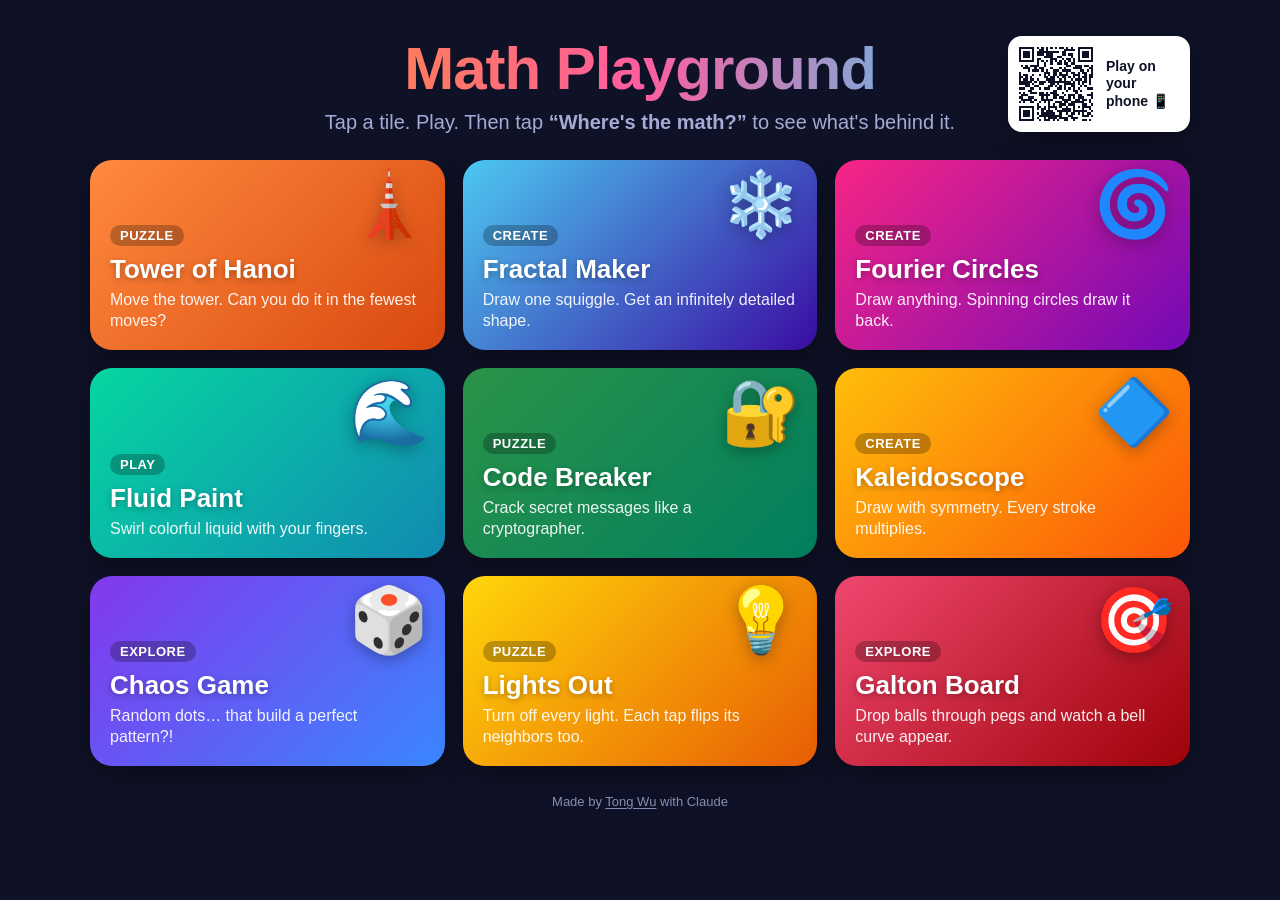
<file: index.html>
<!DOCTYPE html>
<html lang="en">
<head>
  <meta charset="utf-8">
  <meta name="viewport" content="width=device-width, initial-scale=1, maximum-scale=1, user-scalable=no, viewport-fit=cover">
  <meta name="apple-mobile-web-app-capable" content="yes">
  <meta name="mobile-web-app-capable" content="yes">
  <meta name="apple-mobile-web-app-status-bar-style" content="black-translucent">
  <meta name="apple-mobile-web-app-title" content="Math Play">
  <meta name="theme-color" content="#0f1226">
  <link rel="manifest" href="manifest.webmanifest">
  <link rel="icon" type="image/svg+xml" href="icons/favicon.svg">
  <link rel="icon" type="image/png" sizes="32x32" href="icons/favicon-32.png">
  <link rel="apple-touch-icon" href="icons/icon-180.png">
  <title>Math Playground</title>
  <link rel="stylesheet" href="shared/style.css">
  <style>
    .home-wrap {
      flex: 1;
      overflow-y: auto;
      -webkit-overflow-scrolling: touch;
      padding: 28px 28px 40px;
    }
    .hero {
      position: relative;
      max-width: 1100px;
      margin: 6px auto 26px;
      padding: 0 200px;
      min-height: 96px;
      display: flex;
      flex-direction: column;
      justify-content: center;
      text-align: center;
    }
    .qr-card {
      position: absolute;
      top: 50%;
      right: 0;
      transform: translateY(-50%);
      display: flex;
      align-items: center;
      gap: 8px;
      padding: 6px 12px 6px 6px;
      border: none;
      border-radius: 14px;
      background: #fff;
      color: #0f1226;
      font: 700 14px var(--font);
      line-height: 1.25;
      text-align: left;
      cursor: pointer;
      touch-action: manipulation;
      box-shadow: 0 8px 24px rgba(0, 0, 0, 0.35);
    }
    .qr-card img { display: block; width: 84px; height: 84px; }
    .qr-card span { width: 72px; }
    @media (max-width: 1000px) {
      .hero { padding: 0 190px 0 0; text-align: left; }
    }
    /* phones: no QR card, so center the title (same rule as the QR in shared/style.css) */
    html.is-phone .hero { padding: 0; text-align: center; }
    @media (pointer: coarse) and (max-width: 700px), (pointer: coarse) and (max-height: 500px) {
      .hero { padding: 0; text-align: center; }
    }
    .hero h1 {
      margin: 0;
      font-size: clamp(36px, 6vw, 60px);
      letter-spacing: -1px;
      background: linear-gradient(90deg, var(--accent), #ff5d9e, var(--accent2));
      -webkit-background-clip: text;
      background-clip: text;
      color: transparent;
    }
    .hero p { margin: 8px 0 0; color: var(--muted); font-size: 20px; }
    .grid {
      display: grid;
      grid-template-columns: repeat(3, 1fr);
      gap: 18px;
      max-width: 1100px;
      margin: 0 auto;
    }
    .tile {
      position: relative;
      display: flex;
      flex-direction: column;
      justify-content: flex-end;
      min-height: 190px;
      padding: 18px 20px;
      border-radius: 22px;
      color: #fff;
      text-decoration: none;
      overflow: hidden;
      background: var(--g);
      box-shadow: 0 8px 24px rgba(0, 0, 0, 0.35);
      transition: transform 0.1s;
      touch-action: manipulation;
    }
    .tile:active { transform: scale(0.97); }
    .tile .icon {
      position: absolute;
      top: 12px;
      right: 16px;
      font-size: 64px;
      line-height: 1;
      filter: drop-shadow(0 4px 8px rgba(0, 0, 0, 0.3));
    }
    .tile h2 { margin: 0; font-size: 26px; text-shadow: 0 2px 6px rgba(0, 0, 0, 0.3); }
    .tile p { margin: 4px 0 0; font-size: 16px; opacity: 0.92; line-height: 1.35; }
    @media (max-width: 640px) {
      .home-wrap { padding: 18px 14px 32px; }
      .hero { margin-bottom: 18px; }
      .hero p { font-size: 16px; }
      .grid { grid-template-columns: repeat(2, 1fr); gap: 12px; }
      .tile { min-height: 150px; padding: 12px 14px; border-radius: 18px; }
      .tile .icon { top: 10px; right: 10px; font-size: 40px; }
      .tile h2 { font-size: 19px; }
      .tile p { font-size: 13px; }
      .tile .tag { font-size: 11px; margin-bottom: 6px; }
    }
    .tile .tag {
      align-self: flex-start;
      margin-bottom: 8px;
      padding: 3px 10px;
      border-radius: 999px;
      background: rgba(0, 0, 0, 0.25);
      font-size: 13px;
      font-weight: 700;
      letter-spacing: 0.5px;
      text-transform: uppercase;
    }
    .credit {
      margin: 28px 0 0;
      text-align: center;
      font-size: 13px;
      color: var(--muted);
      opacity: 0.8;
    }
    .credit a { color: var(--muted); text-decoration: underline; text-underline-offset: 2px; }
  </style>
</head>
<body>
  <div class="home-wrap scroll">
    <div class="hero">
      <h1>Math Playground</h1>
      <p>Tap a tile. Play. Then tap <b>“Where's the math?”</b> to see what's behind it.</p>
      <button class="qr-card" id="qrCard" aria-label="Show QR code to play on your phone">
        <img src="icons/qr.svg" alt=""><span>Play on your phone 📱</span>
      </button>
    </div>
    <nav class="grid">
      <a class="tile" href="demos/hanoi.html" style="--g:linear-gradient(135deg,#ff8a3d,#d9480f)">
        <span class="icon">🗼</span><span class="tag">Puzzle</span>
        <h2>Tower of Hanoi</h2><p>Move the tower. Can you do it in the fewest moves?</p>
      </a>
      <a class="tile" href="demos/fractal.html" style="--g:linear-gradient(135deg,#4cc9f0,#3a0ca3)">
        <span class="icon">❄️</span><span class="tag">Create</span>
        <h2>Fractal Maker</h2><p>Draw one squiggle. Get an infinitely detailed shape.</p>
      </a>
      <a class="tile" href="demos/fourier.html" style="--g:linear-gradient(135deg,#f72585,#7209b7)">
        <span class="icon">🌀</span><span class="tag">Create</span>
        <h2>Fourier Circles</h2><p>Draw anything. Spinning circles draw it back.</p>
      </a>
      <a class="tile" href="demos/fluid.html" style="--g:linear-gradient(135deg,#06d6a0,#118ab2)">
        <span class="icon">🌊</span><span class="tag">Play</span>
        <h2>Fluid Paint</h2><p>Swirl colorful liquid with your fingers.</p>
      </a>
      <a class="tile" href="demos/cipher.html" style="--g:linear-gradient(135deg,#2b9348,#007f5f)">
        <span class="icon">🔐</span><span class="tag">Puzzle</span>
        <h2>Code Breaker</h2><p>Crack secret messages like a cryptographer.</p>
      </a>
      <a class="tile" href="demos/kaleidoscope.html" style="--g:linear-gradient(135deg,#ffbe0b,#fb5607)">
        <span class="icon">🔷</span><span class="tag">Create</span>
        <h2>Kaleidoscope</h2><p>Draw with symmetry. Every stroke multiplies.</p>
      </a>
      <a class="tile" href="demos/chaos.html" style="--g:linear-gradient(135deg,#8338ec,#3a86ff)">
        <span class="icon">🎲</span><span class="tag">Explore</span>
        <h2>Chaos Game</h2><p>Random dots… that build a perfect pattern?!</p>
      </a>
      <a class="tile" href="demos/lightsout.html" style="--g:linear-gradient(135deg,#ffd60a,#e85d04)">
        <span class="icon">💡</span><span class="tag">Puzzle</span>
        <h2>Lights Out</h2><p>Turn off every light. Each tap flips its neighbors too.</p>
      </a>
      <a class="tile" href="demos/galton.html" style="--g:linear-gradient(135deg,#ef476f,#9d0208)">
        <span class="icon">🎯</span><span class="tag">Explore</span>
        <h2>Galton Board</h2><p>Drop balls through pegs and watch a bell curve appear.</p>
      </a>
    </nav>
    <footer class="credit">
      Made by <a href="https://tongwu-math.github.io/" target="_blank" rel="noopener">Tong Wu</a> with Claude
    </footer>
  </div>
  <script src="shared/common.js"></script>
  <script>document.getElementById("qrCard").onclick = MP.showQR;</script>
</body>
</html>
</file>
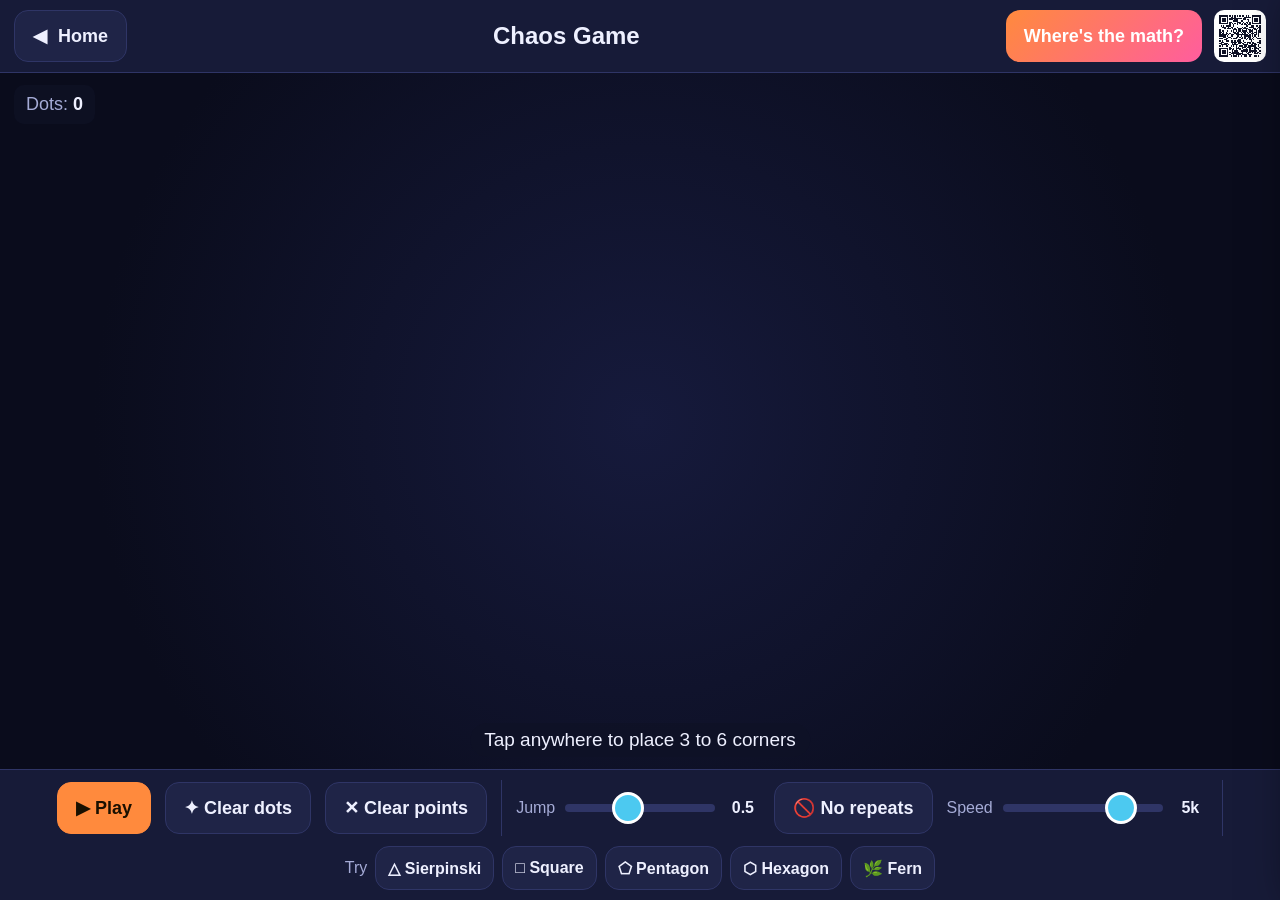
<file: demos/chaos.html>
<!DOCTYPE html>
<html lang="en">
<head>
  <meta charset="utf-8">
  <meta name="viewport" content="width=device-width, initial-scale=1, maximum-scale=1, user-scalable=no, viewport-fit=cover">
  <meta name="apple-mobile-web-app-capable" content="yes">
  <meta name="theme-color" content="#0f1226">
  <title>Chaos Game</title>
  <link rel="icon" type="image/svg+xml" href="../icons/favicon.svg">
  <link rel="icon" type="image/png" sizes="32x32" href="../icons/favicon-32.png">
  <link rel="apple-touch-icon" href="../icons/icon-180.png">
  <link rel="stylesheet" href="../shared/style.css">
  <style>
    .stage { background: radial-gradient(circle at center, #161a3c 0%, #0a0c1c 75%); }
    #dots { pointer-events: none; }
    #hint {
      white-space: normal;
      width: max-content;
      max-width: 92%;
      color: var(--text);
      font-size: 19px;
    }
    #ratio { width: 150px; }
    input[type="range"]:disabled { opacity: 0.35; }
    @media (max-width: 700px) { #ratio { width: 110px; } }
    [hidden] { display: none !important; } /* .btn's display would otherwise win */
    #legend {
      position: absolute;
      top: 52px;
      left: 14px;
      padding: 8px 12px;
      border-radius: 12px;
      background: rgba(15, 18, 38, 0.78);
      font-size: 15px;
      line-height: 1.55;
      pointer-events: none;
    }
    #legend .row { display: flex; align-items: center; gap: 8px; transition: opacity 0.2s; }
    #legend .row.dim { opacity: 0.35; }
    #legend .chip {
      width: 20px;
      height: 20px;
      border-radius: 6px;
      color: #0f1226;
      font-size: 13px;
      font-weight: 800;
      text-align: center;
      line-height: 20px;
    }
    #legend .pct { margin-left: auto; padding-left: 10px; color: var(--muted); font-variant-numeric: tabular-nums; }
    @media (max-width: 700px), (max-height: 500px) {
      #legend { top: 40px; left: 8px; font-size: 12px; padding: 5px 8px; line-height: 1.5; }
      #legend .chip { width: 16px; height: 16px; font-size: 11px; line-height: 16px; border-radius: 5px; }
    }
  </style>
</head>
<body>
  <header class="topbar">
    <a class="btn" href="../index.html">◀ Home</a>
    <h1>Chaos Game</h1>
    <button class="btn math" id="mathBtn">Where's the math?</button>
  </header>

  <main class="stage" id="stage">
    <canvas id="dots"></canvas>
    <canvas id="ui"></canvas>
    <div class="stat">Dots: <b id="count">0</b></div>
    <div id="legend" hidden></div>
    <div class="overlay-text bottom" id="hint">Tap anywhere to place 3 to 6 corners</div>
  </main>

  <footer class="controls">
    <button class="btn primary" id="play">▶ Play</button>
    <button class="btn" id="clearDots">✦ Clear dots</button>
    <button class="btn" id="clearPts">✕ Clear points</button>
    <div class="sep"></div>
    <div class="group">
      <span class="label">Jump</span>
      <input type="range" id="ratio" min="0.3" max="0.8" step="0.001" value="0.5">
      <span class="val" id="ratioVal">0.5</span>
    </div>
    <button class="btn" id="noRepeat">🚫 No repeats</button>
    <button class="btn on" id="fernCopies" hidden>▱ Copies</button>
    <button class="btn on" id="fernColors" hidden>🎨 Rule colors</button>
    <div class="group">
      <span class="label">Speed</span>
      <input type="range" id="speed" min="0" max="100" value="80">
      <span class="val" id="speedVal">5k</span>
    </div>
    <div class="sep"></div>
    <div class="group">
      <span class="label">Try</span>
      <button class="btn small" data-preset="sierpinski">△ Sierpinski</button>
      <button class="btn small" data-preset="square">□ Square</button>
      <button class="btn small" data-preset="pentagon">⬠ Pentagon</button>
      <button class="btn small" data-preset="hexagon">⬡ Hexagon</button>
      <button class="btn small" data-preset="fern">🌿 Fern</button>
    </div>
  </footer>

  <aside class="drawer" id="drawer">
    <h2>Randomness that makes order</h2>
    <p>The rule is pure luck: pick a random corner, jump part of the way toward it, drop a dot, repeat. You'd expect a messy cloud. Instead, a perfect fractal appears every single time.</p>
    <h3>Why does it work?</h3>
    <p>Each jump is a <b>shrink-toward-a-corner</b> map. With 3 corners and "jump halfway," every map squishes the whole triangle into one of three half-size copies of itself. Copies of copies of copies… that's the <b>Sierpinski triangle</b>.</p>
    <p>A set of shrinking maps like this is an <b>iterated function system</b>. The shape it settles onto is called its <b>attractor</b>: no matter where you start, the dots get pulled onto it.</p>
    <h3>Self-similarity</h3>
    <p>Zoom into a corner of the triangle and you see the whole triangle again. Shapes made of smaller copies of themselves are <b>fractals</b>. The Sierpinski triangle has dimension log 3 / log 2 ≈ 1.585: more than a line, less than a solid area.</p>
    <h3>The fern</h3>
    <p>The fern uses 4 rules instead of corners. Each rule shrinks, tilts and moves the <i>whole fern</i> into one piece of itself. The outlined boxes on screen show where each rule sends the whole picture:</p>
    <ul>
      <li><b>1 · Stem</b> squashes everything into a thin line (1% of picks)</li>
      <li><b>2 · Main leaf</b> makes a slightly smaller, slightly tilted copy sitting on top (85%)</li>
      <li><b>3 · Left leaflet</b> and <b>4 · Right leaflet</b> make small turned copies at the bottom (7% each)</li>
    </ul>
    <p>Each dot is colored by the rule that placed it, so you can see the fern is just 4 smaller copies of itself. Four rules with six numbers each describe the whole plant.</p>
    <div class="wow">Every game uses different random picks, yet you get the same picture every time. Mathematicians proved that random picks (almost surely) fill in the exact same shape: the attractor depends only on the rules, not on luck.</div>
    <h3>Where it shows up</h3>
    <ul>
      <li>Movie and video game landscapes, trees, and clouds</li>
      <li>Fractal antennas in phones that catch many frequencies</li>
      <li>Compressing images by finding copies of themselves</li>
    </ul>
    <div class="area">Dynamical Systems · Probability · Fractal Geometry</div>
  </aside>

  <script src="../shared/common.js"></script>
  <script src="chaos.js"></script>
</body>
</html>
</file>
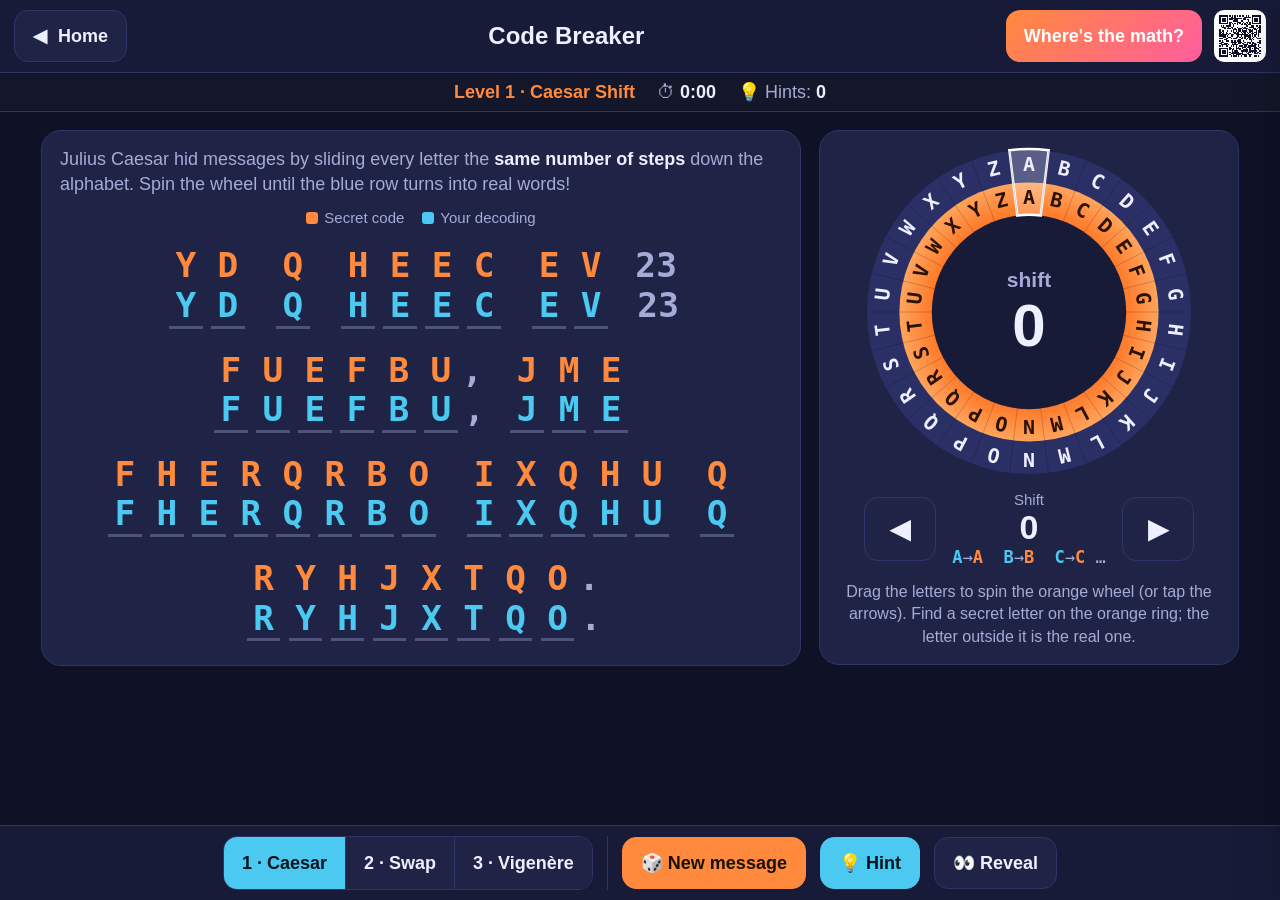
<file: demos/cipher.html>
<!DOCTYPE html>
<html lang="en">
<head>
  <meta charset="utf-8">
  <meta name="viewport" content="width=device-width, initial-scale=1, maximum-scale=1, user-scalable=no, viewport-fit=cover">
  <meta name="apple-mobile-web-app-capable" content="yes">
  <meta name="theme-color" content="#0f1226">
  <title>Code Breaker</title>
  <link rel="icon" type="image/svg+xml" href="../icons/favicon.svg">
  <link rel="icon" type="image/png" sizes="32x32" href="../icons/favicon-32.png">
  <link rel="apple-touch-icon" href="../icons/icon-180.png">
  <link rel="stylesheet" href="../shared/style.css">
  <style>
    .stage { display: flex; flex-direction: column; }
    .infobar {
      flex: none;
      display: flex;
      flex-wrap: wrap;
      justify-content: center;
      align-items: center;
      gap: 6px 22px;
      padding: 8px 14px;
      font-size: 18px;
      color: var(--muted);
      border-bottom: 1px solid var(--line);
      background: rgba(255, 255, 255, 0.02);
    }
    .infobar b { color: var(--text); font-variant-numeric: tabular-nums; }
    .infobar .lvl { color: var(--accent); font-weight: 700; }
    #scroller {
      flex: 1;
      min-height: 0;
      overflow-y: auto;
      -webkit-overflow-scrolling: touch;
      overscroll-behavior: contain;
    }
    .layout {
      display: flex;
      flex-wrap: wrap;
      gap: 18px;
      padding: 18px;
      justify-content: center;
      align-items: flex-start;
    }
    .panel {
      background: var(--panel);
      border: 1px solid var(--line);
      border-radius: 20px;
      padding: 16px 18px;
    }
    .text-panel { flex: 1 1 460px; max-width: 760px; min-width: 0; }
    .tool-panel { flex: 0 1 420px; min-width: 0; display: flex; flex-direction: column; align-items: center; gap: 14px; }
    .task { margin: 0 0 12px; font-size: 18px; line-height: 1.4; color: var(--muted); }
    .task b { color: var(--text); }
    .legend { display: flex; gap: 18px; justify-content: center; font-size: 15px; color: var(--muted); margin-bottom: 10px; }
    .legend .sw { display: inline-block; width: 12px; height: 12px; border-radius: 3px; margin-right: 6px; vertical-align: -1px; }

    /* ---------- message ---------- */
    .msg {
      --cw: clamp(27px, 3.5vw, 42px);
      display: flex;
      flex-wrap: wrap;
      justify-content: center;
      gap: 14px calc(var(--cw) * 0.55);
      padding: 6px 0 4px;
      font-family: "SF Mono", ui-monospace, Menlo, Consolas, monospace;
    }
    .word { display: flex; }
    .ch {
      width: var(--cw);
      display: flex;
      flex-direction: column;
      align-items: center;
      padding: 4px 0;
      border-radius: 8px;
      transition: background 0.15s;
    }
    .ch .c { font-size: calc(var(--cw) * 0.82); font-weight: 800; line-height: 1.15; color: var(--accent); }
    .ch .p {
      font-size: calc(var(--cw) * 0.82);
      font-weight: 800;
      line-height: 1.15;
      min-height: 1.15em;
      width: 80%;
      text-align: center;
      color: var(--accent2);
      border-bottom: 3px solid rgba(165, 171, 214, 0.35);
    }
    .ch.punct { width: calc(var(--cw) * 0.5); }
    .ch.punct .p { border-bottom-color: transparent; color: var(--muted); }
    .ch.punct .c { color: var(--muted); }
    .lvl2 .ch.letter { cursor: pointer; touch-action: manipulation; }
    .ch.sel { background: rgba(76, 201, 240, 0.22); box-shadow: 0 0 0 2px var(--accent2); }
    .ch.locked .p { color: var(--good); }
    .lvl3 .ch.letter .c { color: var(--k); }
    .lvl3 .ch.letter .p { color: var(--k); border-bottom-color: var(--k); }
    .msg.solved .ch .p { color: var(--good) !important; border-bottom-color: var(--good) !important; }
    .msg.solved .ch { animation: hop 0.5s ease-out both; }
    @keyframes hop { 40% { transform: translateY(-8px); } }

    .hintbox {
      margin-top: 14px;
      padding: 10px 14px;
      border-radius: 14px;
      background: rgba(255, 210, 63, 0.12);
      border: 1px solid rgba(255, 210, 63, 0.45);
      font-size: 17px;
      line-height: 1.4;
    }
    .hintbox::before { content: "💡 "; }

    /* ---------- level 1: Caesar wheel ---------- */
    .stage canvas#wheel {
      position: relative;
      inset: auto;
      width: min(330px, 78vw);
      height: min(330px, 78vw);
      touch-action: none;
      cursor: grab;
    }
    .shiftrow { display: flex; align-items: center; gap: 16px; }
    .shiftrow .btn { min-width: 72px; min-height: 64px; font-size: 26px; }
    .shiftbox { text-align: center; min-width: 120px; }
    .shiftbox .label { color: var(--muted); font-size: 15px; }
    .shiftbox .big { font-size: 34px; font-weight: 800; font-variant-numeric: tabular-nums; }
    .shiftbox .map { font-family: ui-monospace, Menlo, monospace; font-size: 17px; color: var(--muted); }
    .shiftbox .map b { color: var(--accent); }
    .shiftbox .map i { color: var(--accent2); font-style: normal; font-weight: 700; }
    .tip { margin: 0; color: var(--muted); font-size: 16px; text-align: center; line-height: 1.4; }

    /* ---------- level 2: keypad + frequency chart ---------- */
    .keypad {
      display: grid;
      grid-template-columns: repeat(7, minmax(44px, 54px));
      gap: 6px;
      justify-content: center;
    }
    .key {
      min-height: 52px;
      padding: 0;
      border: 1px solid var(--line);
      border-radius: 12px;
      background: #2a3066;
      color: var(--text);
      font: 800 22px var(--font);
      touch-action: manipulation;
      cursor: pointer;
      transition: transform 0.08s, background 0.15s, opacity 0.15s;
    }
    .key:active { transform: scale(0.92); }
    .key.used { opacity: 0.38; }
    .key.cur { background: var(--accent2); color: #00151d; opacity: 1; border-color: var(--accent2); }
    .key.del { grid-column: span 2; font-size: 18px; background: #3a2340; }
    .freq { width: 100%; }
    .freq-title { font-size: 15px; color: var(--muted); margin: 6px 0 4px; }
    .freq-title small { opacity: 0.8; }
    .bars { display: flex; align-items: flex-end; gap: 2px; height: 120px; }
    .bar { flex: 1 1 0; min-width: 0; display: flex; flex-direction: column; align-items: center; justify-content: flex-end; height: 100%; cursor: pointer; }
    .bar .fill { width: 100%; max-width: 22px; border-radius: 4px 4px 0 0; background: var(--accent); min-height: 2px; transition: height 0.3s; }
    .bars.eng .fill { background: var(--accent2); }
    .bar .lab { font: 800 14px ui-monospace, Menlo, monospace; margin-top: 2px; }
    .bar .gs { font: 800 14px ui-monospace, Menlo, monospace; color: var(--accent2); min-height: 17px; }
    .bar.sel .lab { color: #00151d; background: var(--accent2); border-radius: 4px; padding: 0 2px; }
    .bars.eng { height: 100px; }

    /* ---------- level 3: Vigenère keyword wheels ---------- */
    .wheels { display: flex; gap: 12px; justify-content: center; flex-wrap: wrap; }
    .kw { display: flex; flex-direction: column; align-items: center; gap: 6px; }
    .kw .btn { min-width: 60px; min-height: 52px; font-size: 22px; padding: 0; }
    .kw .letter {
      width: 64px;
      height: 76px;
      border-radius: 14px;
      border: 3px solid var(--k);
      background: rgba(255, 255, 255, 0.05);
      display: flex;
      flex-direction: column;
      align-items: center;
      justify-content: center;
      font: 800 36px ui-monospace, Menlo, monospace;
      color: var(--k);
      touch-action: none;
      cursor: ns-resize;
    }
    .kw .letter small { font: 600 13px var(--font); color: var(--muted); }
    .kw.locked .letter { box-shadow: 0 0 0 3px var(--good); }
    .kwword { font-size: 18px; color: var(--muted); }
    .kwword b { font-family: ui-monospace, Menlo, monospace; color: var(--text); letter-spacing: 3px; }
    .seg .btn.dim { opacity: 0.4; }

    [hidden] { display: none !important; }
    /* portrait: tools go full width under the message; wheel and arrows sit side by side */
    @media (orientation: portrait) and (min-width: 600px) {
      .tool-panel { flex: 1 1 100%; max-width: 760px; }
      #caesarTools { flex-direction: row; flex-wrap: wrap; justify-content: center; gap: 14px 28px; }
      #caesarTools .tip { flex-basis: 100%; }
      .stage canvas#wheel { width: min(300px, 42vw); height: min(300px, 42vw); }
      #subTools { flex-direction: row; flex-wrap: wrap; justify-content: center; align-items: flex-start; }
      #subTools { gap: 14px; }
      #subTools .keypad { grid-template-columns: repeat(7, 48px); }
      #subTools .freq { flex: 1 1 240px; width: auto; }
    }
    @media (max-width: 700px), (max-height: 500px) {
      .layout { padding: 10px; gap: 10px; }
      .panel { padding: 12px; }
      .infobar { font-size: 15px; gap: 4px 14px; padding: 5px 10px; }
      .task { font-size: 16px; }
      .msg { gap: 10px calc(var(--cw) * 0.5); }
      /* level 2 letters are tapped: make them as wide as the longest word (10 letters) allows */
      .msg.lvl2 { --cw: clamp(27px, calc((100vw - 52px) / 10.3), 34px); }
      .keypad { grid-template-columns: repeat(7, minmax(36px, 54px)); gap: 5px; }
      /* five keyword wheels fit on one row */
      .wheels { gap: 8px; }
      .kw .btn { min-width: 56px; min-height: 48px; }
      .kw .letter { width: 56px; height: 68px; font-size: 30px; }
      /* arrows right under the message (visible without scrolling); wheel below them */
      #caesarTools .shiftrow { order: -1; }
      .stage canvas#wheel { width: min(300px, 78vw, 44vh); height: min(300px, 78vw, 44vh); }
    }
    @media (max-height: 500px) {
      .stage canvas#wheel { width: min(260px, 70vh); height: min(260px, 70vh); }
    }
  </style>
</head>
<body>
  <header class="topbar">
    <a class="btn" href="../index.html">◀ Home</a>
    <h1>Code Breaker</h1>
    <button class="btn math" id="mathBtn">Where's the math?</button>
  </header>

  <main class="stage" id="stage">
    <div class="infobar">
      <span class="lvl" id="levelName">Level 1 · Caesar Shift</span>
      <span>⏱ <b id="timer">0:00</b></span>
      <span>💡 Hints: <b id="hints">0</b></span>
    </div>
    <div class="scroll" id="scroller">
      <div class="layout">
        <section class="panel text-panel">
          <p class="task" id="task"></p>
          <div class="legend">
            <span><span class="sw" style="background:var(--accent)"></span>Secret code</span>
            <span><span class="sw" style="background:var(--accent2)"></span>Your decoding</span>
          </div>
          <div class="msg" id="msg"></div>
          <div class="hintbox" id="hintBox" hidden></div>
        </section>

        <section class="panel tool-panel" id="caesarTools">
          <canvas id="wheel"></canvas>
          <div class="shiftrow">
            <button class="btn" id="shiftDown" aria-label="Shift down">◀</button>
            <div class="shiftbox">
              <div class="label">Shift</div>
              <div class="big" id="shiftVal">0</div>
              <div class="map" id="shiftMap"></div>
            </div>
            <button class="btn" id="shiftUp" aria-label="Shift up">▶</button>
          </div>
          <p class="tip">Drag the letters to spin the orange wheel (or tap the arrows). Find a secret letter on the orange ring; the letter outside it is the real one.</p>
        </section>

        <section class="panel tool-panel" id="subTools" hidden>
          <div class="keypad" id="keypad"></div>
          <div class="freq">
            <div class="freq-title">Letters in this secret message <small>(most common first)</small></div>
            <div class="bars" id="barsMsg"></div>
            <div class="freq-title">Letters in typical English <small>(most common first)</small></div>
            <div class="bars eng" id="barsEng"></div>
          </div>
        </section>

        <section class="panel tool-panel" id="vigTools" hidden>
          <div class="group">
            <span class="label">Keyword length</span>
            <div class="seg" id="vigLen">
              <button class="btn small" data-len="3">3</button>
              <button class="btn small" data-len="4">4</button>
              <button class="btn small" data-len="5">5</button>
            </div>
          </div>
          <div class="wheels" id="wheels"></div>
          <div class="kwword">Your keyword: <b id="kwWord">AAA</b></div>
          <p class="tip">Each keyword letter is its own Caesar shift, and they take turns. Letters with the same color use the same shift. Swipe a letter up or down, or use the arrows.</p>
        </section>
      </div>
    </div>
  </main>

  <footer class="controls">
    <div class="seg" id="levels">
      <button class="btn" data-level="1">1 · Caesar</button>
      <button class="btn" data-level="2">2 · Swap</button>
      <button class="btn" data-level="3">3 · Vigenère</button>
    </div>
    <div class="sep"></div>
    <button class="btn primary" id="newBtn">🎲 New message</button>
    <button class="btn blue" id="hintBtn">💡 Hint</button>
    <button class="btn" id="revealBtn">👀 Reveal</button>
  </footer>

  <aside class="drawer" id="drawer">
    <h2>Secret codes are math</h2>
    <h3>Caesar shift = clock arithmetic</h3>
    <p>Number the letters A = 0, B = 1, …, Z = 25. A Caesar cipher just <b>adds</b> the shift to every letter, wrapping around after Z like hours on a clock:</p>
    <p style="text-align:center" class="math-inline">secret = (letter + shift) mod 26</p>
    <p>That's <b>modular arithmetic</b>. To decode, subtract the shift. With only 25 possible shifts, you can just try them all!</p>
    <h3>Why letter swapping fails</h3>
    <p>A substitution cipher has 26! ≈ 400,000,000,000,000,000,000,000,000 possible keys, way too many to try. But it never hides <b>how often</b> each letter appears. E is the most common English letter, then T, A, O, I, N… Match the most common secret letters to those and the code cracks open. This is <b>frequency analysis</b>, invented by the Arab scholar al-Kindi over 1,100 years ago. (It works even better on long messages.)</p>
    <h3>Vigenère: taking turns</h3>
    <p>A keyword like <b>CUBE</b> gives four different shifts that take turns, so the same letter gets disguised in different ways. People called it "the unbreakable cipher" for about 300 years, until Charles Babbage and Friedrich Kasiski cracked it in the 1800s by finding the keyword length first.</p>
    <h3>Today: giant prime numbers</h3>
    <p>Every time someone buys something online, <b>RSA</b> and similar systems protect the card number. RSA relies on a simple fact: multiplying two huge prime numbers is easy, but going backwards (<b>factoring</b> the answer) is incredibly hard.</p>
    <div class="wow">A typical RSA key uses a number over 600 digits long. Factoring it with today's best computers and methods would take far longer than the age of the universe. Your online shopping is protected by number theory!</div>
    <h3>Where it shows up</h3>
    <ul>
      <li>HTTPS (the lock icon), online banking, and chat apps</li>
      <li>Passwords, digital signatures, and cryptocurrencies</li>
      <li>Code breakers in World War II helped invent the first computers</li>
    </ul>
    <div class="area">Number Theory · Cryptography</div>
  </aside>

  <script src="../shared/common.js"></script>
  <script src="cipher.js"></script>
</body>
</html>
</file>
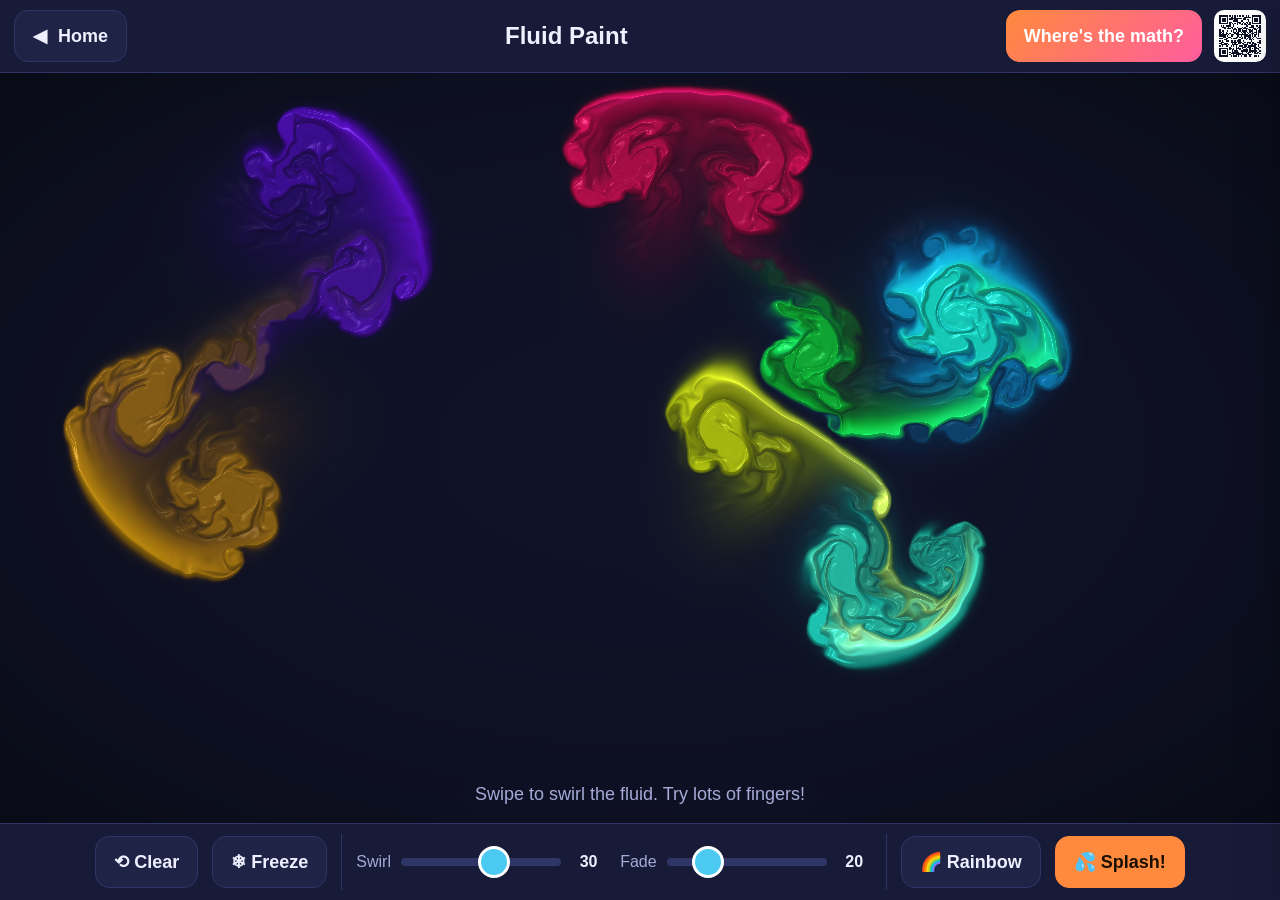
<file: demos/fluid.html>
<!DOCTYPE html>
<html lang="en">
<head>
  <meta charset="utf-8">
  <meta name="viewport" content="width=device-width, initial-scale=1, maximum-scale=1, user-scalable=no, viewport-fit=cover">
  <meta name="apple-mobile-web-app-capable" content="yes">
  <meta name="theme-color" content="#0f1226">
  <title>Fluid Paint</title>
  <link rel="icon" type="image/svg+xml" href="../icons/favicon.svg">
  <link rel="icon" type="image/png" sizes="32x32" href="../icons/favicon-32.png">
  <link rel="apple-touch-icon" href="../icons/icon-180.png">
  <link rel="stylesheet" href="../shared/style.css">
  <style>
    #fluid { background: #0f1226; }
    #hint { transition: opacity 0.9s ease; }
    #hint.gone { opacity: 0; }
    .glmsg {
      position: absolute;
      inset: 0;
      z-index: 5;
      display: flex;
      align-items: center;
      justify-content: center;
      padding: 24px;
      text-align: center;
      font-size: 19px;
      line-height: 1.5;
      color: var(--muted);
      background: rgba(15, 18, 38, 0.6);
    }
    .glmsg[hidden] { display: none; }
    .glmsg .card {
      max-width: 520px;
      padding: 24px 28px;
      border-radius: 20px;
      background: var(--bg2);
      border: 1px solid var(--line);
    }
    .glmsg b { display: block; margin-bottom: 8px; font-size: 24px; color: var(--text); }
    .drawer .eq {
      margin: 10px 0;
      padding: 12px 10px;
      border-radius: var(--radius);
      background: var(--panel);
      border: 1px solid var(--line);
      text-align: center;
      font-family: "Times New Roman", serif;
      font-style: italic;
      font-size: 22px;
      white-space: nowrap;
      overflow-x: auto;
    }
    .drawer .terms li .math-inline { color: var(--accent); white-space: nowrap; }
  </style>
</head>
<body>
  <header class="topbar">
    <a class="btn" href="../index.html">◀ Home</a>
    <h1>Fluid Paint</h1>
    <button class="btn math" id="mathBtn">Where's the math?</button>
  </header>

  <main class="stage" id="stage">
    <canvas id="fluid"></canvas>
    <div class="overlay-text bottom" id="hint">Swipe to swirl the fluid. Try lots of fingers!</div>
    <div class="glmsg" id="glmsg" hidden><div class="card" id="glmsgText"></div></div>
  </main>

  <footer class="controls">
    <button class="btn" id="clear">⟲ Clear</button>
    <button class="btn" id="freeze">❄ Freeze</button>
    <div class="sep"></div>
    <div class="group">
      <span class="label">Swirl</span>
      <input type="range" id="swirl" min="0" max="50" step="1" value="30">
      <span class="val" id="swirlVal">30</span>
    </div>
    <div class="group">
      <span class="label">Fade</span>
      <input type="range" id="fade" min="0" max="100" step="1" value="20">
      <span class="val" id="fadeVal">20</span>
    </div>
    <div class="sep"></div>
    <button class="btn" id="rainbow">🌈 Rainbow</button>
    <button class="btn primary" id="splash">💦 Splash!</button>
  </footer>

  <aside class="drawer" id="drawer">
    <h2>Painting with Navier–Stokes</h2>
    <p>This isn't a video. Your screen is <b>solving the equations of fluid motion</b> about 60 times every second, on a grid of thousands of tiny cells, using the graphics chip.</p>

    <h3>The equation of motion</h3>
    <div class="eq">∂<b>u</b>/∂t + (<b>u</b>·∇)<b>u</b> = −∇p/ρ + ν∇²<b>u</b> + <b>f</b></div>
    <p><span class="math-inline">u</span> is the fluid's velocity (which way and how fast it moves at each spot). Each piece of the equation is a rule:</p>
    <ul class="terms">
      <li><span class="math-inline">∂u/∂t</span>: how the flow at one spot changes as time ticks.</li>
      <li><span class="math-inline">(u·∇)u</span>: the fluid <b>carries itself along</b>. A moving swirl drags its own motion with it.</li>
      <li><span class="math-inline">−∇p/ρ</span>: fluid gets <b>pushed from high pressure to low pressure</b>, like air rushing out of a balloon.</li>
      <li><span class="math-inline">ν∇²u</span>: <b>stickiness</b> (viscosity). Honey has a big ν, air a tiny one. It smooths out the flow.</li>
      <li><span class="math-inline">f</span>: outside pushes. Here, that's <b>your fingers</b>!</li>
    </ul>

    <h3>No squishing allowed</h3>
    <div class="eq">∇·<b>u</b> = 0</div>
    <p>Water can't be squeezed into a smaller space, and it can't appear or vanish. So whatever flows into a cell must flow out. Each frame, the computer solves for the pressure that makes this true (a <b>Poisson equation</b>, ∇²p = ∇·u, solved with 20 rounds of guess-and-improve called <b>Jacobi iteration</b>). Then it subtracts the pressure push from the flow. That's what turns a straight swipe into curling swirls.</p>

    <h3>How the computer does it</h3>
    <p>This uses Jos Stam's <b>Stable Fluids</b> method (1999). It traces each cell <i>backwards in time</i> to see where its fluid came from (semi-Lagrangian advection). That trick keeps the simulation from blowing up, even with big time steps. A "swirl boost" (vorticity confinement) brings back small whirls that the coarse grid would otherwise smear out.</p>

    <div class="wow">Nobody knows whether the 3D Navier–Stokes equations always have smooth solutions, or whether a flow could suddenly "blow up." Proving it either way is one of the Clay Institute's Millennium Prize Problems, worth $1,000,000.</div>

    <h3>Where it shows up</h3>
    <ul>
      <li>Weather forecasts and climate models</li>
      <li>Airplane, car, and wind-turbine design</li>
      <li>Blood flow through hearts and arteries</li>
      <li>Movie and video-game special effects: smoke, fire, ocean waves</li>
    </ul>
    <div class="area">Partial Differential Equations · Numerical Analysis</div>
  </aside>

  <script src="../shared/common.js"></script>
  <script src="fluid.js"></script>
</body>
</html>
</file>
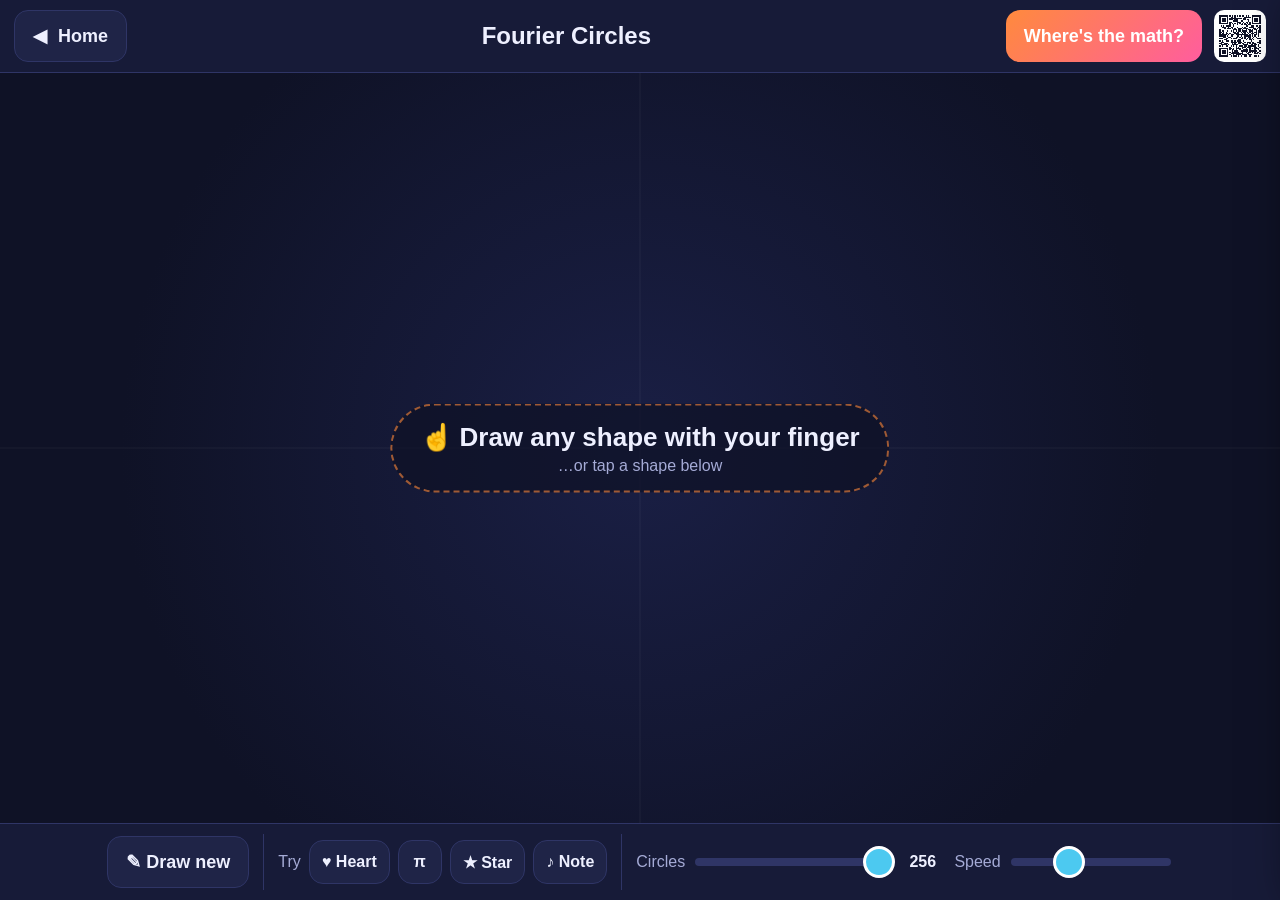
<file: demos/fourier.html>
<!DOCTYPE html>
<html lang="en">
<head>
  <meta charset="utf-8">
  <meta name="viewport" content="width=device-width, initial-scale=1, maximum-scale=1, user-scalable=no, viewport-fit=cover">
  <meta name="apple-mobile-web-app-capable" content="yes">
  <meta name="theme-color" content="#0f1226">
  <title>Fourier Circles</title>
  <link rel="icon" type="image/svg+xml" href="../icons/favicon.svg">
  <link rel="icon" type="image/png" sizes="32x32" href="../icons/favicon-32.png">
  <link rel="apple-touch-icon" href="../icons/icon-180.png">
  <link rel="stylesheet" href="../shared/style.css">
  <style>
    .stage { background: radial-gradient(circle at center, #1a1f45 0%, var(--bg) 70%); }
    #hint {
      top: 50%;
      transform: translate(-50%, -50%);
      font-size: 26px;
      font-weight: 600;
      color: var(--text);
      padding: 16px 28px;
      border: 2px dashed rgba(255, 138, 61, 0.6);
    }
    #hint small { display: block; font-size: 16px; font-weight: 400; color: var(--muted); margin-top: 4px; }
    #circles { width: 200px; }
    @media (max-width: 700px) { #circles { width: 140px; } #hint { font-size: 21px; } }
  </style>
</head>
<body>
  <header class="topbar">
    <a class="btn" href="../index.html">◀ Home</a>
    <h1>Fourier Circles</h1>
    <button class="btn math" id="mathBtn">Where's the math?</button>
  </header>

  <main class="stage" id="stage">
    <canvas id="cv"></canvas>
    <div class="stat" id="stat" hidden><b id="count">256</b> spinning <span id="countWord">circles</span></div>
    <div class="overlay-text" id="hint">☝️ Draw any shape with your finger<small>…or tap a shape below</small></div>
    <div class="overlay-text bottom" id="tip" hidden>Slide <b>Circles</b> left: fewer circles, blurrier shape</div>
  </main>

  <footer class="controls">
    <button class="btn" id="clear">✎ Draw new</button>
    <div class="sep"></div>
    <div class="group">
      <span class="label">Try</span>
      <button class="btn small" data-preset="heart">♥ Heart</button>
      <button class="btn small" data-preset="pi">π</button>
      <button class="btn small" data-preset="star">★ Star</button>
      <button class="btn small" data-preset="note">♪ Note</button>
    </div>
    <div class="sep"></div>
    <div class="group">
      <span class="label">Circles</span>
      <input type="range" id="circles" min="0" max="100" step="0.5" value="100">
      <span class="val" id="circlesVal">256</span>
    </div>
    <div class="group">
      <span class="label">Speed</span>
      <input type="range" id="speed" min="1" max="10" value="4">
    </div>
  </footer>

  <aside class="drawer" id="drawer">
    <h2>Every drawing is secretly circles</h2>
    <p>Each circle spins at a steady speed: one turns once per loop, the next twice, the next three times, and some spin backwards. Stack them tip-to-tail and the last tip can trace <b>any</b> closed shape you draw.</p>
    <h3>Spinning arrows</h3>
    <p>An arrow of length <span class="math-inline">r</span> spinning <span class="math-inline">ω</span> times per loop is the complex number
      <b class="math-inline">r·e<sup>iωt</sup></b>. Your shape is a sum of them:</p>
    <p class="math-inline">z(t) = c₀ + c₁e<sup>it</sup> + c₋₁e<sup>−it</sup> + c₂e<sup>2it</sup> + …</p>
    <p>Finding the sizes and starting angles <span class="math-inline">c<sub>k</sub></span> is the <b>Fourier transform</b>. We sample your drawing at 256 points, solve for 256 circles, and line them up biggest first.</p>
    <h3>Fewer circles = blurrier</h3>
    <p>Big, slow circles give the overall outline. Tiny, fast ones add the sharp corners. Throw the tiny ones away and the shape stays recognizable, which is exactly how compression works.</p>
    <div class="wow">Around 150 AD, astronomers like Ptolemy predicted planet motions using circles riding on circles, called "epicycles." Fourier math explains why that worked so well: with enough circles, you can trace any loop at all.</div>
    <h3>Where it shows up</h3>
    <ul>
      <li><b>JPEG</b> photos keep the big waves and toss the tiny ones</li>
      <li><b>MP3</b> music drops the frequencies your ears won't miss</li>
      <li><b>MRI</b> scanners measure waves, then a Fourier transform turns them into a picture of your body</li>
      <li><b>Noise-cancelling headphones</b> play the opposite wave to erase the noise</li>
    </ul>
    <div class="area">Complex Analysis · Fourier Analysis</div>
  </aside>

  <script src="../shared/common.js"></script>
  <script src="fourier.js"></script>
</body>
</html>
</file>
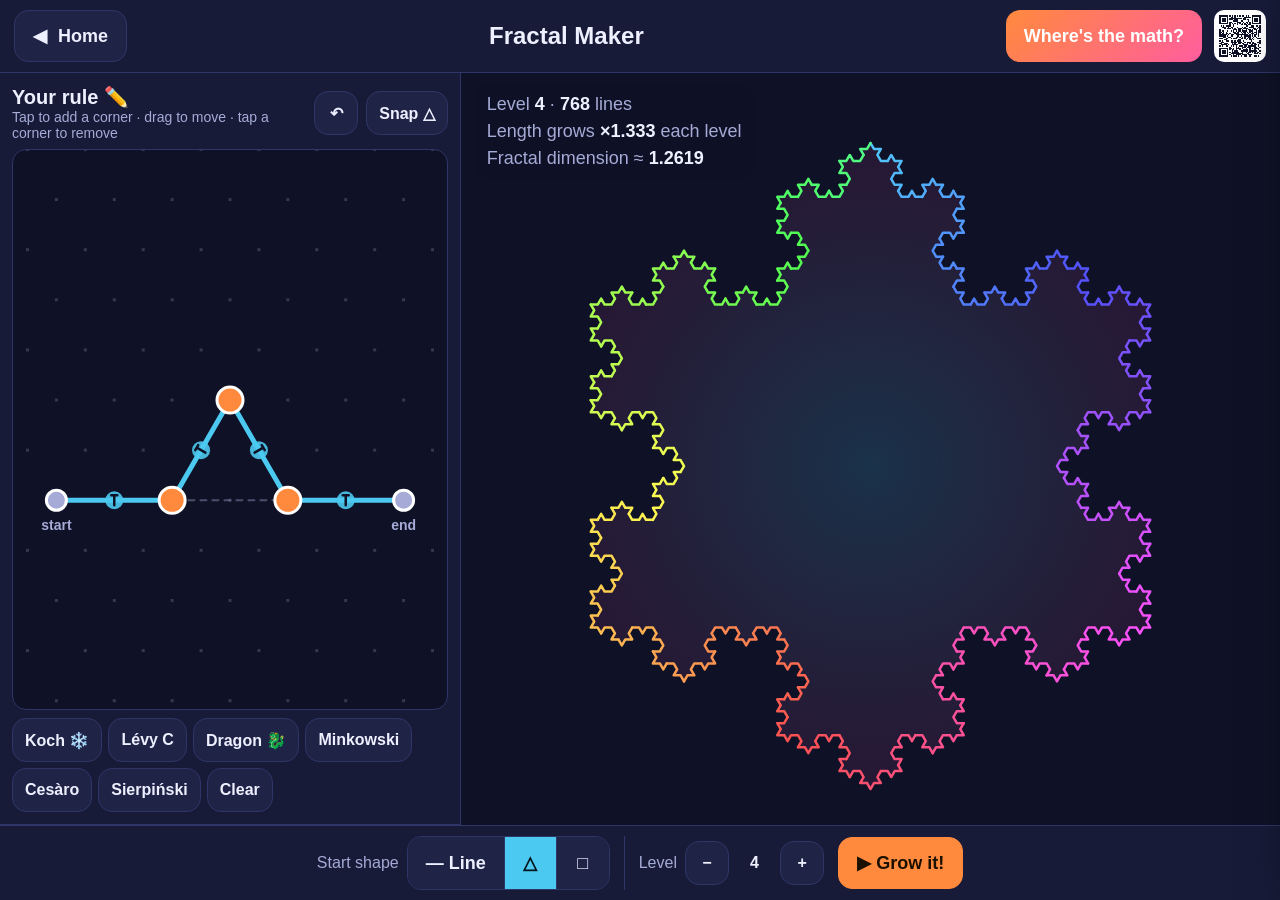
<file: demos/fractal.html>
<!DOCTYPE html>
<html lang="en">
<head>
  <meta charset="utf-8">
  <meta name="viewport" content="width=device-width, initial-scale=1, maximum-scale=1, user-scalable=no, viewport-fit=cover">
  <meta name="apple-mobile-web-app-capable" content="yes">
  <meta name="theme-color" content="#0f1226">
  <title>Fractal Maker</title>
  <link rel="icon" type="image/svg+xml" href="../icons/favicon.svg">
  <link rel="icon" type="image/png" sizes="32x32" href="../icons/favicon-32.png">
  <link rel="apple-touch-icon" href="../icons/icon-180.png">
  <link rel="stylesheet" href="../shared/style.css">
  <style>
    .stage.split {
      display: grid;
      grid-template-columns: minmax(320px, 36%) 1fr;
      gap: 0;
    }
    @media (orientation: portrait) {
      .stage.split { grid-template-columns: minmax(0, 1fr); grid-template-rows: minmax(300px, 40%) 1fr; }
    }
    .editor {
      display: flex;
      flex-direction: column;
      gap: 8px;
      padding: 12px;
      background: var(--bg2);
      border-right: 1px solid var(--line);
      border-bottom: 1px solid var(--line);
      min-height: 0;
    }
    .editor-head { display: flex; align-items: center; gap: 8px; }
    .editor-head h3 { flex: 1; margin: 0; font-size: 20px; }
    .editor-head h3 small { display: block; color: var(--muted); font-weight: 400; font-size: 14px; }
    .ed-wrap {
      position: relative;
      flex: 1;
      min-height: 140px;
      border-radius: var(--radius);
      background: var(--bg);
      border: 1px solid var(--line);
      overflow: hidden;
    }
    .ed-wrap canvas, .view canvas { position: absolute; inset: 0; width: 100%; height: 100%; touch-action: none; }
    .chips { display: flex; flex-wrap: wrap; gap: 6px; }
    .chips .btn { min-height: 44px; padding: 0 12px; font-size: 16px; }
    .view { position: relative; min-height: 0; }
    .stage.split > * { min-width: 0; }
    .editor-head h3 { min-width: 0; }
    @media (max-width: 700px), (max-height: 500px) {
      .editor { padding: 8px; gap: 6px; }
      .editor-head h3 { font-size: 17px; }
      .editor-head h3 small { font-size: 12px; }
      .chips { flex-wrap: nowrap; overflow-x: auto; -webkit-overflow-scrolling: touch; padding-bottom: 2px; }
      .chips .btn { flex: none; min-height: 40px; font-size: 14px; padding: 0 10px; }
    }
    @media (max-height: 500px) and (orientation: landscape) {
      .stage.split { grid-template-columns: 50% 1fr; }
      .editor-head h3 small { display: none; }
      .ed-wrap { min-height: 90px; }
    }
  </style>
</head>
<body>
  <header class="topbar">
    <a class="btn" href="../index.html">◀ Home</a>
    <h1>Fractal Maker</h1>
    <button class="btn math" id="mathBtn">Where's the math?</button>
  </header>

  <main class="stage split">
    <section class="editor">
      <div class="editor-head">
        <h3>Your rule ✏️<small>Tap to add a corner · drag to move · tap a corner to remove</small></h3>
        <button class="btn small" id="edUndo" aria-label="Undo">↶</button>
        <button class="btn small" id="snap">Snap △</button>
      </div>
      <div class="ed-wrap"><canvas id="editor"></canvas></div>
      <div class="chips scroll" id="presets">
        <button class="btn" data-p="koch">Koch ❄️</button>
        <button class="btn" data-p="levy">Lévy C</button>
        <button class="btn" data-p="dragon">Dragon 🐉</button>
        <button class="btn" data-p="mink">Minkowski</button>
        <button class="btn" data-p="cesaro">Cesàro</button>
        <button class="btn" data-p="arrow">Sierpiński</button>
        <button class="btn" data-p="clear">Clear</button>
      </div>
    </section>
    <section class="view">
      <canvas id="view"></canvas>
      <div class="stat" id="stats"></div>
    </section>
  </main>

  <footer class="controls">
    <div class="group">
      <span class="label">Start shape</span>
      <div class="seg" id="base">
        <button class="btn" data-b="line">— Line</button>
        <button class="btn" data-b="tri">△</button>
        <button class="btn" data-b="sq">□</button>
      </div>
    </div>
    <div class="sep"></div>
    <div class="group">
      <span class="label">Level</span>
      <button class="btn small" id="lvDown">−</button>
      <span class="val" id="lv">0</span>
      <button class="btn small" id="lvUp">+</button>
    </div>
    <button class="btn primary" id="build">▶ Grow it!</button>
  </footer>

  <aside class="drawer" id="drawer">
    <h2>Fractals: infinite detail</h2>
    <p>Your rule says: <b>replace every straight line with a tiny copy of your drawing</b>. Do that again and again, forever, and you get a <b>fractal</b>. Zoom in on any piece and it looks like the whole thing.</p>
    <h3>Infinite length in a finite space</h3>
    <p>The Koch rule turns 1 line into 4 lines, each ⅓ as long. So every level the length grows by ×4⁄3.
      After 100 levels it's over 3 trillion times longer, yet the snowflake still fits on your screen.
      Its <b>area</b> stays finite (exactly 8⁄5 of the starting triangle).</p>
    <h3>Dimension 1.26?!</h3>
    <p>A line is 1-dimensional and a square is 2-dimensional. Fractals sit <i>in between</i>.
      If your rule makes <span class="math-inline">N</span> copies, each scaled by <span class="math-inline">r</span>, the
      <b>fractal dimension</b> is</p>
    <p style="text-align:center" class="math-inline">D = log N ⁄ log(1/r)</p>
    <p>Koch: log 4 ⁄ log 3 ≈ 1.2619. With pieces of different sizes we solve
      <span class="math-inline">r₁ᴰ + r₂ᴰ + … = 1</span> instead. That's what the counter on screen does.</p>
    <div class="wow">How long is the coastline of Britain? It depends on your ruler: the smaller the ruler, the longer the coast. Real coastlines behave like fractals, with dimension about 1.25.</div>
    <h3>Where fractals show up</h3>
    <ul>
      <li>Ferns, broccoli, lungs, blood vessels, lightning, river networks</li>
      <li>Cell-phone antennas shaped like fractals catch many frequencies</li>
      <li>Movie CGI mountains and clouds</li>
    </ul>
    <div class="area">Geometry · Measure Theory · Dynamical Systems</div>
  </aside>

  <script src="../shared/common.js"></script>
  <script src="fractal.js"></script>
</body>
</html>
</file>
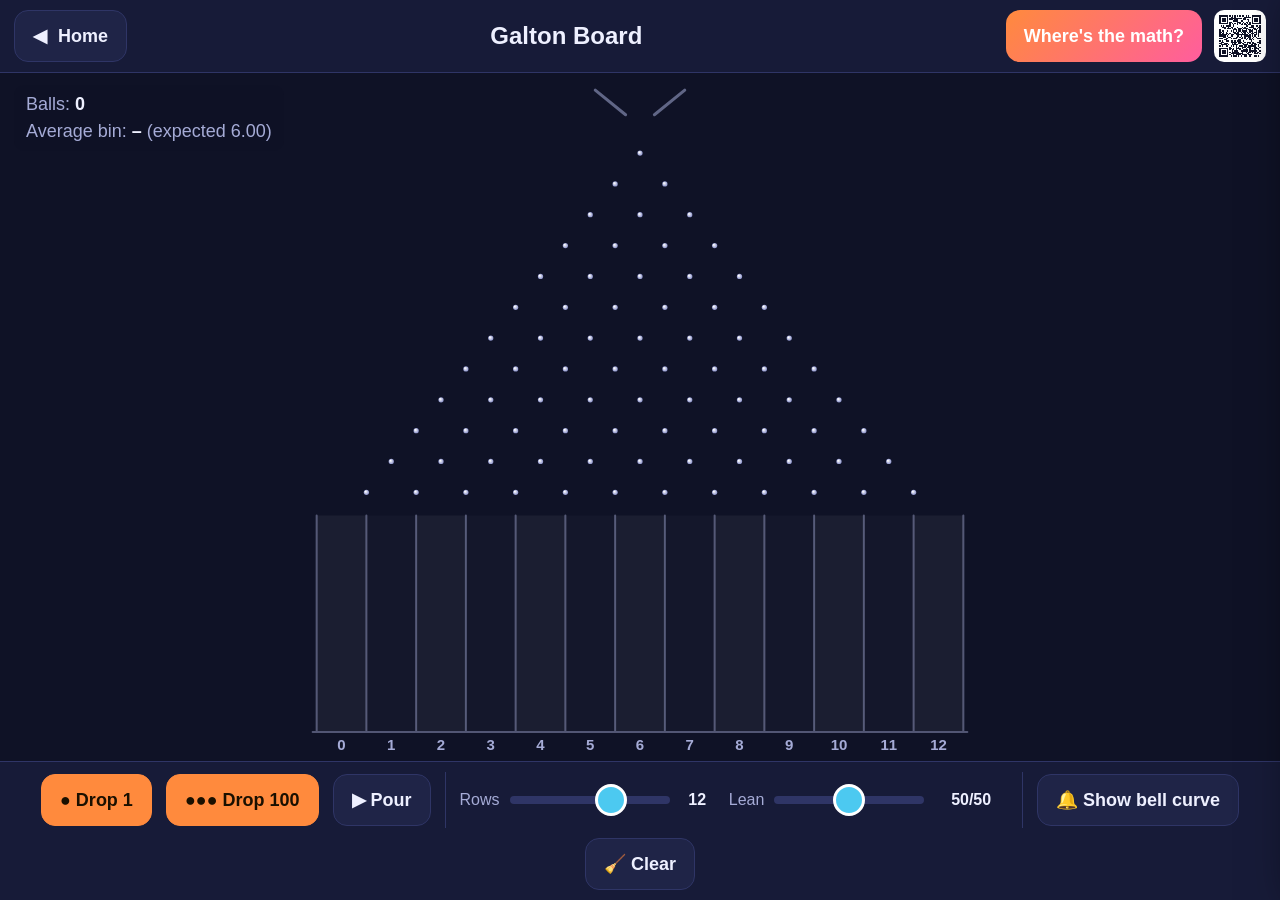
<file: demos/galton.html>
<!DOCTYPE html>
<html lang="en">
<head>
  <meta charset="utf-8">
  <meta name="viewport" content="width=device-width, initial-scale=1, maximum-scale=1, user-scalable=no, viewport-fit=cover">
  <meta name="apple-mobile-web-app-capable" content="yes">
  <meta name="theme-color" content="#0f1226">
  <title>Galton Board</title>
  <link rel="icon" type="image/svg+xml" href="../icons/favicon.svg">
  <link rel="icon" type="image/png" sizes="32x32" href="../icons/favicon-32.png">
  <link rel="apple-touch-icon" href="../icons/icon-180.png">
  <link rel="stylesheet" href="../shared/style.css">
  <style>
    #legend {
      position: absolute;
      top: 12px;
      right: 14px;
      display: none;
      align-items: center;
      gap: 8px;
      font-size: 16px;
      color: var(--muted);
      pointer-events: none;
      background: rgba(15, 18, 38, 0.7);
      padding: 6px 12px;
      border-radius: 10px;
    }
    #legend.show { display: flex; }
    #legend i { display: inline-block; width: 26px; height: 4px; border-radius: 2px; background: #fff; box-shadow: 0 0 6px #ff5d9e; }
    #lean { width: 150px; }
    .val.wide { min-width: 4.6em; }
    /* phones: keep the stat box narrow so it clears the legend and the hopper */
    @media (max-width: 700px) {
      #expMean { display: block; }
      #legend { top: 8px; right: 8px; font-size: 14px; padding: 4px 8px; }
      #legend i { width: 18px; }
    }
  </style>
</head>
<body>
  <header class="topbar">
    <a class="btn" href="../index.html">◀ Home</a>
    <h1>Galton Board</h1>
    <button class="btn math" id="mathBtn">Where's the math?</button>
  </header>

  <main class="stage" id="stage">
    <canvas id="c"></canvas>
    <div class="stat">Balls: <b id="total">0</b><br>Average bin: <b id="mean">–</b> <span id="expMean"></span></div>
    <div id="legend"><i></i><span class="long">Expected (bell curve)</span><span class="short">Bell curve</span></div>
  </main>

  <footer class="controls">
    <button class="btn primary" id="drop1">● Drop 1</button>
    <button class="btn primary" id="drop100">●●● Drop 100</button>
    <button class="btn" id="stream">▶ Pour</button>
    <div class="sep"></div>
    <div class="group">
      <span class="label">Rows</span>
      <input type="range" id="rows" min="4" max="16" step="1" value="12">
      <span class="val" id="rowsVal">12</span>
    </div>
    <div class="group">
      <span class="label">Lean</span>
      <input type="range" id="lean" min="0.1" max="0.9" step="0.05" value="0.5">
      <span class="val wide" id="leanVal">50/50</span>
    </div>
    <div class="sep"></div>
    <button class="btn" id="curveBtn">🔔 Show bell curve</button>
    <button class="btn" id="clearBtn">🧹 Clear</button>
  </footer>

  <aside class="drawer" id="drawer">
    <h2>Chaos that makes a bell</h2>
    <p>Every ball is random: at each peg it's a coin flip, left or right. You can't predict where one ball lands. But drop hundreds and the same shape appears <i>every single time</i>.</p>
    <h3>The binomial distribution</h3>
    <p>With <span class="math-inline">n</span> rows, a ball's bin number is just how many times it bounced right. The chance of landing in bin <span class="math-inline">k</span> is</p>
    <p style="text-align:center" class="math-inline">P(k) = C(n, k) · p<sup>k</sup> · (1 − p)<sup>n − k</sup></p>
    <p>where <span class="math-inline">p</span> is the chance of bouncing right (the "Lean" slider).</p>
    <h3>Pascal's triangle is hiding in the pegs</h3>
    <p>Count the different paths from the top to each peg: 1; 1, 1; 1, 2, 1; 1, 3, 3, 1… Each number is the sum of the two above it. That's <b>Pascal's triangle</b>, and those path counts are exactly the <span class="math-inline">C(n, k)</span> in the formula. Middle bins have the most paths, so they get the most balls.</p>
    <h3>The bell curve and the Central Limit Theorem</h3>
    <p>As the rows increase, the histogram gets closer and closer to a smooth <b>bell curve</b> (the normal distribution). The <b>Central Limit Theorem</b> says this happens whenever you add up lots of small random things. It's one of the most important ideas in all of math.</p>
    <div class="wow">With 12 rows there are 2¹² = 4,096 different paths a ball can take. 924 of them end in the middle bin, but only 1 path leads to each edge bin.</div>
    <h3>Where it shows up</h3>
    <ul>
      <li>Test scores and people's heights are bell-shaped</li>
      <li>Election polls use it to compute the "margin of error"</li>
      <li>Factories use it for quality control</li>
      <li>Medicine trials, insurance, sports stats, weather forecasts</li>
    </ul>
    <div class="area">Probability · Statistics</div>
  </aside>

  <script src="../shared/common.js"></script>
  <script src="galton.js"></script>
</body>
</html>
</file>
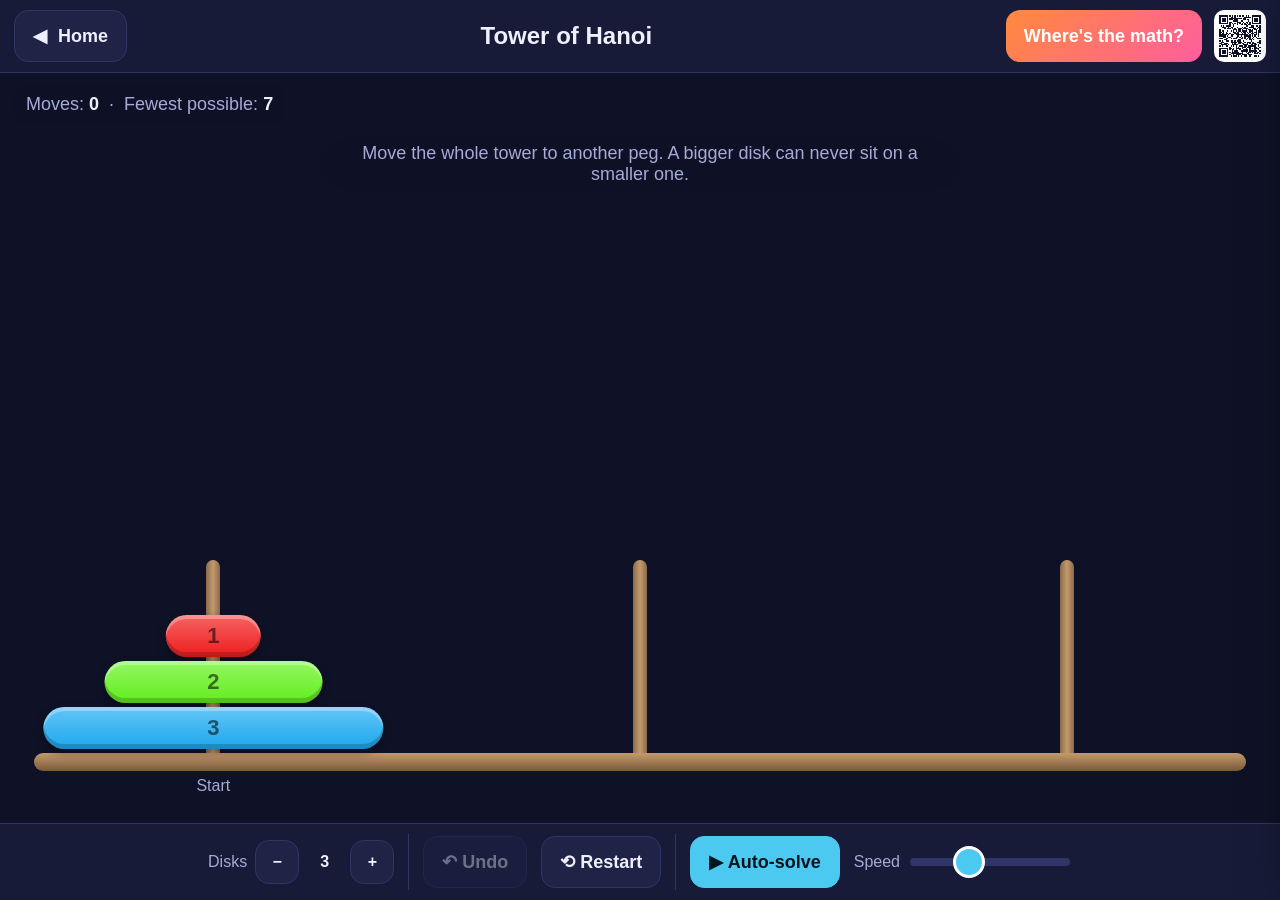
<file: demos/hanoi.html>
<!DOCTYPE html>
<html lang="en">
<head>
  <meta charset="utf-8">
  <meta name="viewport" content="width=device-width, initial-scale=1, maximum-scale=1, user-scalable=no, viewport-fit=cover">
  <meta name="apple-mobile-web-app-capable" content="yes">
  <meta name="theme-color" content="#0f1226">
  <title>Tower of Hanoi</title>
  <link rel="icon" type="image/svg+xml" href="../icons/favicon.svg">
  <link rel="icon" type="image/png" sizes="32x32" href="../icons/favicon-32.png">
  <link rel="apple-touch-icon" href="../icons/icon-180.png">
  <link rel="stylesheet" href="../shared/style.css">
  <style>
    #board { position: absolute; inset: 0; touch-action: none; }
    .peg {
      position: absolute;
      width: 14px;
      border-radius: 7px 7px 0 0;
      background: linear-gradient(90deg, #8a6a4a, #c49a6c, #8a6a4a);
    }
    .base {
      position: absolute;
      height: 18px;
      border-radius: 9px;
      background: linear-gradient(#c49a6c, #7a5a3a);
    }
    .peg-label {
      position: absolute;
      color: var(--muted);
      font-size: 16px;
      text-align: center;
      transform: translateX(-50%);
    }
    .disk {
      position: absolute;
      left: 0;
      top: 0;
      border-radius: 999px;
      display: flex;
      align-items: center;
      justify-content: center;
      font-weight: 800;
      color: rgba(0, 0, 0, 0.55);
      box-shadow: inset 0 -5px 0 rgba(0, 0, 0, 0.18), inset 0 4px 0 rgba(255, 255, 255, 0.3), 0 4px 10px rgba(0, 0, 0, 0.35);
      will-change: transform;
    }
    .disk.lifted { box-shadow: 0 0 0 4px #fff, 0 12px 24px rgba(0, 0, 0, 0.5); }
    .disk.snap { transition: transform 0.18s ease-out; }
  </style>
</head>
<body>
  <header class="topbar">
    <a class="btn" href="../index.html">◀ Home</a>
    <h1>Tower of Hanoi</h1>
    <button class="btn math" id="mathBtn">Where's the math?</button>
  </header>

  <main class="stage" id="stage">
    <div id="board"></div>
    <div class="stat">Moves: <b id="moves">0</b> &nbsp;·&nbsp; Fewest possible: <b id="best">7</b></div>
    <div class="overlay-text top" id="hint" style="top:64px;white-space:normal;max-width:90%;transition:opacity .4s">Move the whole tower to another peg. A bigger disk can never sit on a smaller one.</div>
  </main>

  <footer class="controls">
    <div class="group">
      <span class="label">Disks</span>
      <button class="btn small" id="fewer">−</button>
      <span class="val" id="nDisks">3</span>
      <button class="btn small" id="more">+</button>
    </div>
    <div class="sep"></div>
    <button class="btn" id="undo">↶ Undo</button>
    <button class="btn" id="reset">⟲ Restart</button>
    <div class="sep"></div>
    <button class="btn blue" id="solve">▶ Auto-solve</button>
    <div class="group">
      <span class="label">Speed</span>
      <input type="range" id="speed" min="1" max="10" value="4">
    </div>
  </footer>

  <aside class="drawer" id="drawer">
    <h2>Recursion: the secret move</h2>
    <p>To move a tower of <span class="math-inline">n</span> disks:</p>
    <ol>
      <li>Move the top <span class="math-inline">n−1</span> disks out of the way (that's a smaller version of the same puzzle!).</li>
      <li>Move the biggest disk.</li>
      <li>Move the <span class="math-inline">n−1</span> disks back on top of it.</li>
    </ol>
    <p>A problem that solves itself using smaller copies of itself is called <b>recursive</b>.</p>
    <h3>Counting the moves</h3>
    <p>If <span class="math-inline">M(n)</span> is the fewest moves for <span class="math-inline">n</span> disks, then
      <span class="math-inline">M(n) = 2·M(n−1) + 1</span>, which works out to
      <b class="math-inline">M(n) = 2ⁿ − 1</b>.</p>
    <p>1, 3, 7, 15, 31, 63, 127, 255… Each extra disk <i>doubles</i> the work. Mathematicians prove formulas like this with <b>mathematical induction</b>.</p>
    <div class="wow">Legend says monks are moving 64 golden disks, one per second. They'd need 2⁶⁴ − 1 ≈ 18 quintillion moves, which is about 585 billion years. The universe is only about 14 billion years old.</div>
    <h3>Where it shows up</h3>
    <ul>
      <li>Computer science: recursive algorithms and stacks</li>
      <li>Binary numbers: disk <i>k</i> moves every 2<sup>k</sup> steps</li>
      <li>Gray codes and the Sierpinski triangle (yes, really!)</li>
    </ul>
    <div class="area">Discrete Math · Recursion · Proof by Induction</div>
  </aside>

  <script src="../shared/common.js"></script>
  <script src="hanoi.js"></script>
</body>
</html>
</file>
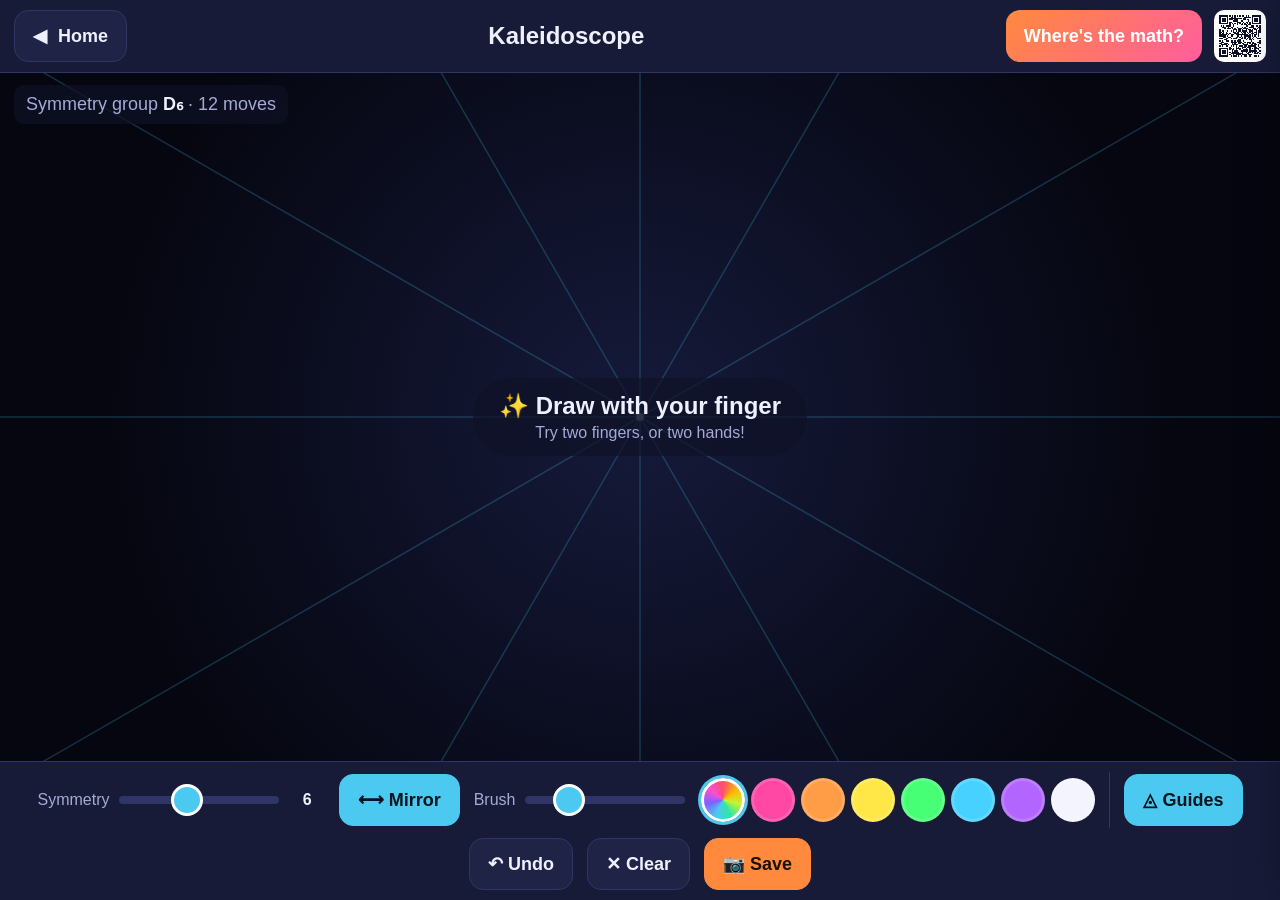
<file: demos/kaleidoscope.html>
<!DOCTYPE html>
<html lang="en">
<head>
  <meta charset="utf-8">
  <meta name="viewport" content="width=device-width, initial-scale=1, maximum-scale=1, user-scalable=no, viewport-fit=cover">
  <meta name="apple-mobile-web-app-capable" content="yes">
  <meta name="theme-color" content="#0f1226">
  <title>Kaleidoscope</title>
  <link rel="icon" type="image/svg+xml" href="../icons/favicon.svg">
  <link rel="icon" type="image/png" sizes="32x32" href="../icons/favicon-32.png">
  <link rel="apple-touch-icon" href="../icons/icon-180.png">
  <link rel="stylesheet" href="../shared/style.css">
  <style>
    .stage { background: radial-gradient(circle at center, #151a3a 0%, #05060f 75%); }
    #guides { pointer-events: none; }
    #hint { top: 50%; transform: translate(-50%, -50%); font-size: 24px; font-weight: 600; color: var(--text); padding: 14px 26px; }
    #hint small { display: block; font-size: 16px; font-weight: 400; color: var(--muted); margin-top: 4px; }
    .swatches { gap: 6px; }
    .sw {
      width: 44px;
      height: 44px;
      padding: 0;
      border-radius: 50%;
      border: 3px solid rgba(255, 255, 255, 0.15);
      background: var(--c);
      cursor: pointer;
      touch-action: manipulation;
      transition: transform 0.08s;
    }
    .sw:active { transform: scale(0.9); }
    .sw.sel { border-color: #fff; box-shadow: 0 0 0 3px var(--accent2); }
    .sw[data-c="rainbow"] { background: conic-gradient(#ff4d6d, #ffb703, #c6f432, #2ee6a6, #4cc9f0, #7b61ff, #ff4dd2, #ff4d6d); }
    /* saved image: allow iPad long-press → Save to Photos */
    .modal img.allow-callout {
      display: block;
      max-width: 100%;
      /* leave room for the title, tip and Done button on short (landscape phone) screens */
      max-height: min(58vh, calc(100vh - 210px));
      max-height: min(58dvh, calc(100dvh - 210px));
      margin: 6px auto 0;
      border-radius: 12px;
      border: 1px solid var(--line);
      -webkit-touch-callout: default;
      -webkit-user-select: auto;
      user-select: auto;
    }
    .save-tip { margin: 12px 0 0; font-size: 17px; color: var(--muted); }
    @media (max-width: 700px) { .sw { width: 38px; height: 38px; } }
    @media (max-height: 500px) { .save-tip { margin-top: 8px; font-size: 15px; } }
  </style>
</head>
<body>
  <header class="topbar">
    <a class="btn" href="../index.html">◀ Home</a>
    <h1>Kaleidoscope</h1>
    <button class="btn math" id="mathBtn">Where's the math?</button>
  </header>

  <main class="stage" id="stage">
    <canvas id="guides"></canvas>
    <canvas id="art"></canvas>
    <div class="stat" id="group">Symmetry group <b>D₆</b> · 12 moves</div>
    <div class="overlay-text" id="hint">✨ Draw with your finger<small>Try two fingers, or two hands!</small></div>
  </main>

  <footer class="controls">
    <div class="group">
      <span class="label">Symmetry</span>
      <input type="range" id="sym" min="2" max="12" step="1" value="6">
      <span class="val" id="symVal">6</span>
    </div>
    <button class="btn on" id="mirror">⟷ Mirror</button>
    <div class="group">
      <span class="label">Brush</span>
      <input type="range" id="brush" min="2" max="30" step="1" value="8">
    </div>
    <div class="group swatches">
      <button class="sw sel" data-c="rainbow" aria-label="Rainbow"></button>
      <button class="sw" data-h="330" data-s="100" style="--c: hsl(330,100%,64%)" aria-label="Pink"></button>
      <button class="sw" data-h="28" data-s="100" style="--c: hsl(28,100%,64%)" aria-label="Orange"></button>
      <button class="sw" data-h="52" data-s="100" style="--c: hsl(52,100%,64%)" aria-label="Yellow"></button>
      <button class="sw" data-h="135" data-s="100" style="--c: hsl(135,100%,64%)" aria-label="Green"></button>
      <button class="sw" data-h="195" data-s="100" style="--c: hsl(195,100%,64%)" aria-label="Blue"></button>
      <button class="sw" data-h="270" data-s="100" style="--c: hsl(270,100%,70%)" aria-label="Purple"></button>
      <button class="sw" data-h="0" data-s="0" style="--c: #f4f4ff" aria-label="White"></button>
    </div>
    <div class="sep"></div>
    <button class="btn on" id="guidesBtn">◬ Guides</button>
    <button class="btn" id="undo">↶ Undo</button>
    <button class="btn" id="clear">✕ Clear</button>
    <button class="btn primary" id="save">📷 Save</button>
  </footer>

  <aside class="drawer" id="drawer">
    <h2>Symmetry is a group</h2>
    <p>A <b>symmetry</b> is a move that leaves a picture looking exactly the same. Your kaleidoscope has two kinds:</p>
    <ul>
      <li><b>Rotations:</b> turn by 360°/<span class="math-inline">n</span>, or 2 of those, or 3…</li>
      <li><b>Reflections</b> (with Mirror on): flip across one of the blue lines</li>
    </ul>
    <h3>Moves you can combine</h3>
    <p>Do one symmetry move, then another, and you get a third symmetry move. Every move can be undone. A collection like that is called a <b>group</b>, and studying them is <b>group theory</b>.</p>
    <p>With just rotations you get the <b>cyclic group</b> <span class="math-inline">C<sub>n</sub></span> with <span class="math-inline">n</span> moves. Add mirrors and you get the <b>dihedral group</b> <span class="math-inline">D<sub>n</sub></span> with <b>2<span class="math-inline">n</span></b> moves: <span class="math-inline">n</span> rotations plus <span class="math-inline">n</span> flips. Every line you draw gets copied once per move.</p>
    <h3>Symmetry in nature</h3>
    <ul>
      <li>Snowflakes: <span class="math-inline">D<sub>6</sub></span>, thanks to how water molecules link up</li>
      <li>Starfish: <span class="math-inline">D<sub>5</sub></span> · many flowers: <span class="math-inline">D<sub>5</sub></span> or <span class="math-inline">D<sub>6</sub></span></li>
      <li>Crystals, tiles, and wallpaper patterns</li>
    </ul>
    <div class="wow">Any flat pattern that repeats forever in two directions, from bathroom tiles to M.C. Escher art, uses one of exactly 17 symmetry groups. Mathematicians proved there can never be an 18th.</div>
    <h3>Where it shows up</h3>
    <ul>
      <li>Chemistry: molecule shapes predict how they react</li>
      <li>Physics: symmetries lead to conservation laws</li>
      <li>Solving the Rubik's Cube is group theory in your hands</li>
    </ul>
    <div class="area">Abstract Algebra · Group Theory · Geometry</div>
  </aside>

  <script src="../shared/common.js"></script>
  <script src="kaleidoscope.js"></script>
</body>
</html>
</file>
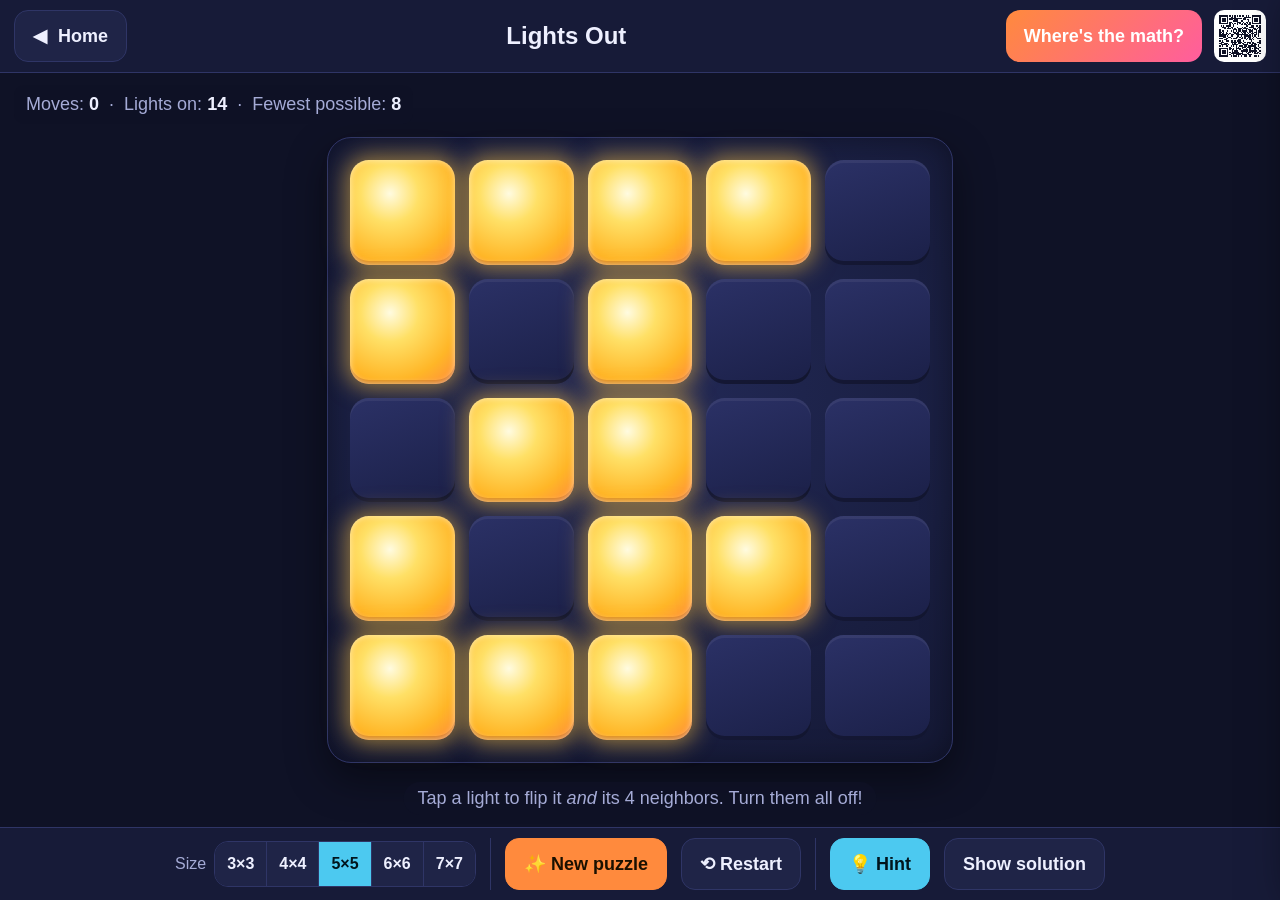
<file: demos/lightsout.html>
<!DOCTYPE html>
<html lang="en">
<head>
  <meta charset="utf-8">
  <meta name="viewport" content="width=device-width, initial-scale=1, maximum-scale=1, user-scalable=no, viewport-fit=cover">
  <meta name="apple-mobile-web-app-capable" content="yes">
  <meta name="theme-color" content="#0f1226">
  <title>Lights Out</title>
  <link rel="icon" type="image/svg+xml" href="../icons/favicon.svg">
  <link rel="icon" type="image/png" sizes="32x32" href="../icons/favicon-32.png">
  <link rel="apple-touch-icon" href="../icons/icon-180.png">
  <link rel="stylesheet" href="../shared/style.css">
  <style>
    #board {
      position: absolute;
      inset: 0;
      display: flex;
      align-items: center;
      justify-content: center;
      padding: 64px 16px 64px;
    }
    #grid {
      display: grid;
      touch-action: none;
      padding: 14px;
      border-radius: 24px;
      background: radial-gradient(circle at 50% 40%, #232a58, #141834);
      border: 1px solid var(--line);
      box-shadow: 0 16px 40px rgba(0, 0, 0, 0.45), inset 0 0 30px rgba(0, 0, 0, 0.35);
    }
    .cell {
      position: relative;
      border: none;
      padding: 0;
      margin: 0;
      border-radius: 18%;
      background: linear-gradient(160deg, #2b3166, #1b2048);
      box-shadow: inset 0 -4px 0 rgba(0, 0, 0, 0.35), inset 0 3px 0 rgba(255, 255, 255, 0.06);
      cursor: pointer;
      touch-action: none;
      transition: background 0.18s, box-shadow 0.18s;
      -webkit-appearance: none;
      appearance: none;
    }
    .cell.on {
      background: radial-gradient(circle at 38% 32%, #fffbe0 0%, #ffe066 30%, #ffb627 70%, #ff8a3d 100%);
      box-shadow: 0 0 22px 4px rgba(255, 196, 61, 0.55), 0 0 6px rgba(255, 255, 255, 0.6) inset, inset 0 -4px 0 rgba(160, 70, 0, 0.35);
    }
    .cell.pop { animation: pop 0.32s ease-out; }
    .cell.pop2 { animation: pop2 0.32s ease-out; }
    @keyframes pop {
      0% { transform: scale(1); }
      35% { transform: scale(0.82); }
      75% { transform: scale(1.06); }
      100% { transform: scale(1); }
    }
    @keyframes pop2 {
      0% { transform: scale(1); }
      40% { transform: scale(0.9); }
      100% { transform: scale(1); }
    }
    /* "press here" marker for Show solution */
    .cell.sol::after {
      content: "";
      position: absolute;
      left: 50%;
      top: 50%;
      width: 34%;
      height: 34%;
      transform: translate(-50%, -50%);
      border-radius: 50%;
      border: 4px solid var(--accent2);
      box-shadow: 0 0 10px var(--accent2);
    }
    .cell.on.sol::after { border-color: #0b2a6b; box-shadow: none; }
    /* single-cell hint pulse */
    .cell.hint::before {
      content: "";
      position: absolute;
      inset: -6px;
      border-radius: 22%;
      border: 6px solid var(--accent2);
      box-shadow: 0 0 18px 4px var(--accent2), inset 0 0 12px var(--accent2);
      z-index: 1;
      animation: hintPulse 0.8s ease-in-out infinite;
      pointer-events: none;
    }
    @keyframes hintPulse {
      0%, 100% { opacity: 0.25; transform: scale(0.94); }
      50% { opacity: 1; transform: scale(1.04); }
    }
    #grid.won .cell { animation: winWave 0.6s ease-out both; }
    .stat .dot { font-style: normal; }
    @media (max-width: 700px) and (orientation: portrait) {
      #board { padding-top: 44px; }
    }
    /* phone landscape: the stage is wide but short, so stack the stat and help text in a
       left gutter and let the board use the full height (7×7 cells stay big enough to tap) */
    @media (max-height: 500px) and (orientation: landscape) {
      #board { padding: 8px 10px 8px min(150px, 32%); }
      .stat { max-width: calc(min(150px, 32%) - 12px); }
      .stat span { display: block; }
      .stat .dot { display: none; }
      #hintText {
        left: 8px;
        transform: none;
        width: auto;
        max-width: calc(min(150px, 32%) - 12px);
        padding: 6px 10px;
        border-radius: 10px;
        text-align: left;
        font-size: 14px;
      }
    }
    @keyframes winWave {
      0% { transform: scale(1); }
      50% { transform: scale(0.85); background: #5be37d; }
      100% { transform: scale(1); }
    }
  </style>
</head>
<body>
  <header class="topbar">
    <a class="btn" href="../index.html">◀ Home</a>
    <h1>Lights Out</h1>
    <button class="btn math" id="mathBtn">Where's the math?</button>
  </header>

  <main class="stage" id="stage">
    <div id="board"><div id="grid"></div></div>
    <div class="stat"><span>Moves: <b id="moves">0</b></span><i class="dot"> &nbsp;·&nbsp; </i><span>Lights on: <b id="lit">0</b></span><i class="dot"> &nbsp;·&nbsp; </i><span>Fewest possible: <b id="best">?</b></span></div>
    <div class="overlay-text bottom" id="hintText">Tap a light to flip it <i>and</i> its 4 neighbors. Turn them all off!</div>
  </main>

  <footer class="controls">
    <div class="group">
      <span class="label">Size</span>
      <div class="seg" id="sizes">
        <button class="btn small" data-n="3">3×3</button>
        <button class="btn small" data-n="4">4×4</button>
        <button class="btn small" data-n="5">5×5</button>
        <button class="btn small" data-n="6">6×6</button>
        <button class="btn small" data-n="7">7×7</button>
      </div>
    </div>
    <div class="sep"></div>
    <button class="btn primary" id="newBtn">✨ New puzzle</button>
    <button class="btn" id="restartBtn">⟲ Restart</button>
    <div class="sep"></div>
    <button class="btn blue" id="hintBtn">💡 Hint</button>
    <button class="btn" id="solBtn">Show solution</button>
  </footer>

  <aside class="drawer" id="drawer">
    <h2>Light switches are secretly algebra</h2>
    <p>Call a light that's <b>on</b> a <b>1</b> and a light that's <b>off</b> a <b>0</b>. Pressing a button adds 1 to five lights, using the rule <span class="math-inline">1 + 1 = 0</span>. That's arithmetic <b>mod 2</b>, the math of "even or odd."</p>
    <h3>Two big shortcuts</h3>
    <ul>
      <li><b>Order doesn't matter.</b> Press A then B, or B then A: same board. Addition is <i>commutative</i>.</li>
      <li><b>Pressing twice cancels out.</b> So a solution never needs to press any button more than once.</li>
    </ul>
    <p>That means a solution is just a list of buttons to press once each. With 25 buttons, that's 25 unknowns, each 0 or 1.</p>
    <h3>Solving it like a math class problem</h3>
    <p>Each light gives one equation: "the presses on me and my neighbors must add up to my starting value (mod 2)." That's a <b>system of linear equations</b>, 25 equations and 25 unknowns, and the Hint button solves it with <b>Gaussian elimination</b>, the same method you use for two equations in two unknowns, just bigger.</p>
    <div class="wow">On the 5×5 board, only 1 out of every 4 random patterns of lights can be solved at all! Linear algebra proves it: two of the equations are "redundant," which cuts the reachable boards down by a factor of 2 × 2 = 4. (This game only gives you the solvable ones.)</div>
    <h3>Where it shows up</h3>
    <ul>
      <li>Error-correcting codes that keep QR codes and space-probe messages readable</li>
      <li>Computer graphics, search engines and AI all run on linear algebra</li>
      <li>Cryptography and computer chips use math mod 2 constantly</li>
    </ul>
    <div class="area">Linear Algebra · Abstract Algebra</div>
  </aside>

  <script src="../shared/common.js"></script>
  <script src="lightsout.js"></script>
</body>
</html>
</file>
<file: shared/style.css>
/* Math Playground — shared theme for all demos (iPad-first) */
:root {
  --bg: #0f1226;
  --bg2: #171b38;
  --panel: #1f2447;
  --line: #2f3566;
  --text: #eef0ff;
  --muted: #a5abd6;
  --accent: #ff8a3d;
  --accent2: #4cc9f0;
  --good: #5be37d;
  --bad: #ff5d6c;
  --radius: 14px;
  --tap: 52px;
  --font: -apple-system, BlinkMacSystemFont, "SF Pro Rounded", "Segoe UI", Roboto, sans-serif;
}

* { box-sizing: border-box; }

html, body {
  margin: 0;
  height: 100%;
  overflow: hidden;
  background: var(--bg);
  color: var(--text);
  font-family: var(--font);
  -webkit-text-size-adjust: 100%;
  -webkit-tap-highlight-color: transparent;
  -webkit-user-select: none;
  user-select: none;
  -webkit-touch-callout: none;
  overscroll-behavior: none;
  touch-action: manipulation; /* no double-tap zoom, no click delay */
}

body {
  position: fixed;
  inset: 0;
  display: flex;
  flex-direction: column;
  padding: env(safe-area-inset-top) env(safe-area-inset-right) env(safe-area-inset-bottom) env(safe-area-inset-left);
}

/* ---------- top bar ---------- */
.topbar {
  flex: none;
  display: flex;
  align-items: center;
  gap: 12px;
  padding: 10px 14px;
  background: var(--bg2);
  border-bottom: 1px solid var(--line);
}
.topbar h1 {
  flex: 1;
  margin: 0;
  font-size: 24px;
  font-weight: 700;
  text-align: center;
  white-space: nowrap;
  overflow: hidden;
  text-overflow: ellipsis;
}

/* ---------- stage (main play area) ---------- */
.stage {
  flex: 1;
  position: relative;
  min-height: 0;
  overflow: hidden;
}
.stage canvas {
  position: absolute;
  inset: 0;
  width: 100%;
  height: 100%;
  display: block;
  touch-action: none;
}
.overlay-text {
  position: absolute;
  left: 50%;
  transform: translateX(-50%);
  pointer-events: none;
  color: var(--muted);
  font-size: 18px;
  text-align: center;
  padding: 6px 14px;
  background: rgba(15, 18, 38, 0.7);
  border-radius: 999px;
  white-space: nowrap;
}
.overlay-text.top { top: 12px; }
.overlay-text.bottom { bottom: 12px; }
.stat {
  position: absolute;
  top: 12px;
  left: 14px;
  font-size: 18px;
  line-height: 1.5;
  color: var(--muted);
  pointer-events: none;
  background: rgba(15, 18, 38, 0.7);
  padding: 6px 12px;
  border-radius: 10px;
}
.stat b { color: var(--text); font-variant-numeric: tabular-nums; }

/* ---------- bottom controls ---------- */
.controls {
  flex: none;
  display: flex;
  flex-wrap: wrap;
  align-items: center;
  justify-content: center;
  gap: 10px 14px;
  padding: 10px 14px;
  background: var(--bg2);
  border-top: 1px solid var(--line);
}
.group {
  display: flex;
  align-items: center;
  gap: 8px;
}
.group > .label {
  color: var(--muted);
  font-size: 16px;
}
.sep { width: 1px; align-self: stretch; background: var(--line); }

/* ---------- buttons ---------- */
.btn {
  min-height: var(--tap);
  min-width: var(--tap);
  padding: 0 18px;
  border: 1px solid var(--line);
  border-radius: var(--radius);
  background: var(--panel);
  color: var(--text);
  font: 600 18px var(--font);
  display: inline-flex;
  align-items: center;
  justify-content: center;
  gap: 6px;
  text-decoration: none;
  cursor: pointer;
  touch-action: manipulation;
  transition: transform 0.08s, background 0.15s;
}
.btn:active { transform: scale(0.95); }
.btn.primary { background: var(--accent); border-color: var(--accent); color: #1a1000; }
.btn.blue { background: var(--accent2); border-color: var(--accent2); color: #00151d; }
.btn.on { background: var(--accent2); border-color: var(--accent2); color: #00151d; }
.btn:disabled { opacity: 0.4; pointer-events: none; }
.btn.small { min-height: 44px; min-width: 44px; padding: 0 12px; font-size: 16px; }
.btn.math { background: linear-gradient(135deg, var(--accent), #ff5d9e); border: none; color: #fff; }

/* segmented control */
.seg { display: inline-flex; border: 1px solid var(--line); border-radius: var(--radius); overflow: hidden; }
.seg .btn { border: none; border-radius: 0; border-right: 1px solid var(--line); }
.seg .btn:last-child { border-right: none; }

/* ---------- sliders ---------- */
input[type="range"] {
  -webkit-appearance: none;
  appearance: none;
  width: 160px;
  height: var(--tap);
  background: transparent;
  touch-action: pan-x;
}
input[type="range"]::-webkit-slider-runnable-track {
  height: 8px;
  border-radius: 4px;
  background: var(--line);
}
input[type="range"]::-webkit-slider-thumb {
  -webkit-appearance: none;
  width: 32px;
  height: 32px;
  margin-top: -12px;
  border-radius: 50%;
  background: var(--accent2);
  border: 3px solid #fff;
}
input[type="range"]::-moz-range-track { height: 8px; border-radius: 4px; background: var(--line); }
input[type="range"]::-moz-range-thumb { width: 28px; height: 28px; border-radius: 50%; background: var(--accent2); border: 3px solid #fff; }
.val { min-width: 2.2em; font-variant-numeric: tabular-nums; font-weight: 700; text-align: center; }

input[type="color"] {
  width: var(--tap);
  height: var(--tap);
  padding: 0;
  border: 2px solid var(--line);
  border-radius: var(--radius);
  background: none;
}

/* ---------- explainer drawer ---------- */
.drawer {
  position: fixed;
  top: 0;
  right: 0;
  bottom: 0;
  width: min(440px, 92vw);
  z-index: 50;
  padding: calc(20px + env(safe-area-inset-top)) 24px 24px;
  background: var(--bg2);
  border-left: 1px solid var(--line);
  box-shadow: -10px 0 40px rgba(0, 0, 0, 0.5);
  transform: translateX(105%);
  transition: transform 0.28s ease;
  overflow-y: auto;
  -webkit-overflow-scrolling: touch;
  overscroll-behavior: contain;
  -webkit-user-select: text;
  user-select: text;
  font-size: 18px;
  line-height: 1.5;
}
.drawer.open { transform: none; }
.drawer h2 { margin: 0 48px 12px 0; font-size: 26px; color: var(--accent); }
.drawer h3 { margin: 18px 0 6px; font-size: 19px; color: var(--accent2); }
.drawer ul { padding-left: 20px; margin: 8px 0; }
.drawer li { margin: 6px 0; }
.drawer .wow {
  margin: 16px 0;
  padding: 12px 14px;
  border-radius: var(--radius);
  background: rgba(255, 138, 61, 0.12);
  border: 1px solid rgba(255, 138, 61, 0.4);
}
.drawer .wow::before { content: "🤯 Wow: "; font-weight: 700; }
.drawer .area { color: var(--muted); font-size: 15px; margin-top: 20px; }
.drawer .area::before { content: "Math area: "; font-weight: 700; }
.drawer .close { position: absolute; top: calc(14px + env(safe-area-inset-top)); right: 14px; }
.scrim {
  position: fixed;
  inset: 0;
  z-index: 40;
  background: rgba(0, 0, 0, 0.4);
  opacity: 0;
  pointer-events: none;
  transition: opacity 0.28s;
}
.scrim.open { opacity: 1; pointer-events: auto; }
.math-inline { font-family: "Times New Roman", serif; font-style: italic; font-size: 1.1em; }

/* ---------- toast & modal ---------- */
.toast {
  position: fixed;
  left: 50%;
  top: 90px;
  z-index: 60;
  transform: translate(-50%, -20px);
  opacity: 0;
  padding: 12px 22px;
  border-radius: 999px;
  background: var(--panel);
  border: 1px solid var(--line);
  font-size: 18px;
  font-weight: 600;
  pointer-events: none;
  transition: opacity 0.25s, transform 0.25s;
}
.toast.show { opacity: 1; transform: translate(-50%, 0); }

.modal {
  position: fixed;
  inset: 0;
  z-index: 70;
  display: none;
  align-items: center;
  justify-content: center;
  background: rgba(0, 0, 0, 0.55);
}
.modal.open { display: flex; }
.modal .card {
  max-width: min(520px, 90vw);
  padding: 28px;
  border-radius: 20px;
  background: var(--bg2);
  border: 1px solid var(--line);
  text-align: center;
  font-size: 20px;
}
.modal .card h2 { margin: 0 0 10px; font-size: 32px; }
.modal .card .btn { margin: 16px 6px 0; }

/* ---------- "play on your phone" QR ---------- */
.qr-badge {
  flex: none;
  width: 52px;
  height: 52px;
  padding: 3px;
  border: none;
  border-radius: 10px;
  background: #fff;
  cursor: pointer;
  touch-action: manipulation;
}
.qr-badge img { display: block; width: 100%; height: 100%; }
.qr-big { display: block; width: min(320px, 70vw, 55vh); margin: 8px auto; border-radius: 12px; }
/* Phones are already "on your phone", so hide it there; tablets, laptops and PCs keep it.
   A phone = phone user agent (html.is-phone, set in common.js) or a small touch-only screen. */
html.is-phone .qr-badge,
html.is-phone .qr-card { display: none !important; }
@media (pointer: coarse) and (max-width: 700px), (pointer: coarse) and (max-height: 500px) {
  .qr-badge, .qr-card { display: none !important; }
}

#confetti { position: fixed; inset: 0; z-index: 65; pointer-events: none; width: 100%; height: 100%; }

@keyframes shake {
  0%, 100% { transform: translateX(0); }
  20%, 60% { transform: translateX(-10px); }
  40%, 80% { transform: translateX(10px); }
}
.shake { animation: shake 0.35s; }

.short { display: none; }

/* ---------- phones (portrait) and short landscape screens ---------- */
@media (max-width: 700px), (max-height: 500px) {
  :root { --tap: 44px; }
  .topbar { gap: 8px; padding: 6px 10px; }
  .topbar h1 { font-size: 19px; }
  .long { display: none; }
  .short { display: inline; }
  .btn { font-size: 15px; padding: 0 10px; border-radius: 12px; }
  .btn.small { min-width: 40px; min-height: 40px; padding: 0 8px; }
  .controls { gap: 6px 8px; padding: 6px 8px; }
  .controls .sep { display: none; }
  .group { gap: 5px; flex-wrap: wrap; justify-content: center; max-width: 100%; }
  .group > .label { font-size: 14px; }
  input[type="range"] { width: 110px; }
  input[type="range"]::-webkit-slider-thumb { width: 28px; height: 28px; margin-top: -10px; }
  .overlay-text { white-space: normal; max-width: 92%; width: max-content; font-size: 15px; }
  .stat { font-size: 14px; padding: 4px 8px; top: 8px; left: 8px; }
  .modal .card { padding: 20px; font-size: 17px; }
  .modal .card h2 { font-size: 26px; }
  .drawer { font-size: 16px; padding-left: 18px; padding-right: 18px; }
}

/* ---------- phone landscape: controls move to a scrollable side column ---------- */
@media (max-height: 500px) and (orientation: landscape) {
  body {
    display: grid;
    grid-template-columns: 1fr minmax(230px, 34%);
    grid-template-rows: auto 1fr;
  }
  .topbar { grid-column: 1 / -1; grid-row: 1; }
  .stage { grid-column: 1; grid-row: 2; }
  .controls {
    grid-column: 2;
    grid-row: 2;
    align-content: flex-start;
    overflow-y: auto;
    -webkit-overflow-scrolling: touch;
    overscroll-behavior: contain;
    border-top: none;
    border-left: 1px solid var(--line);
  }
}
</file>
